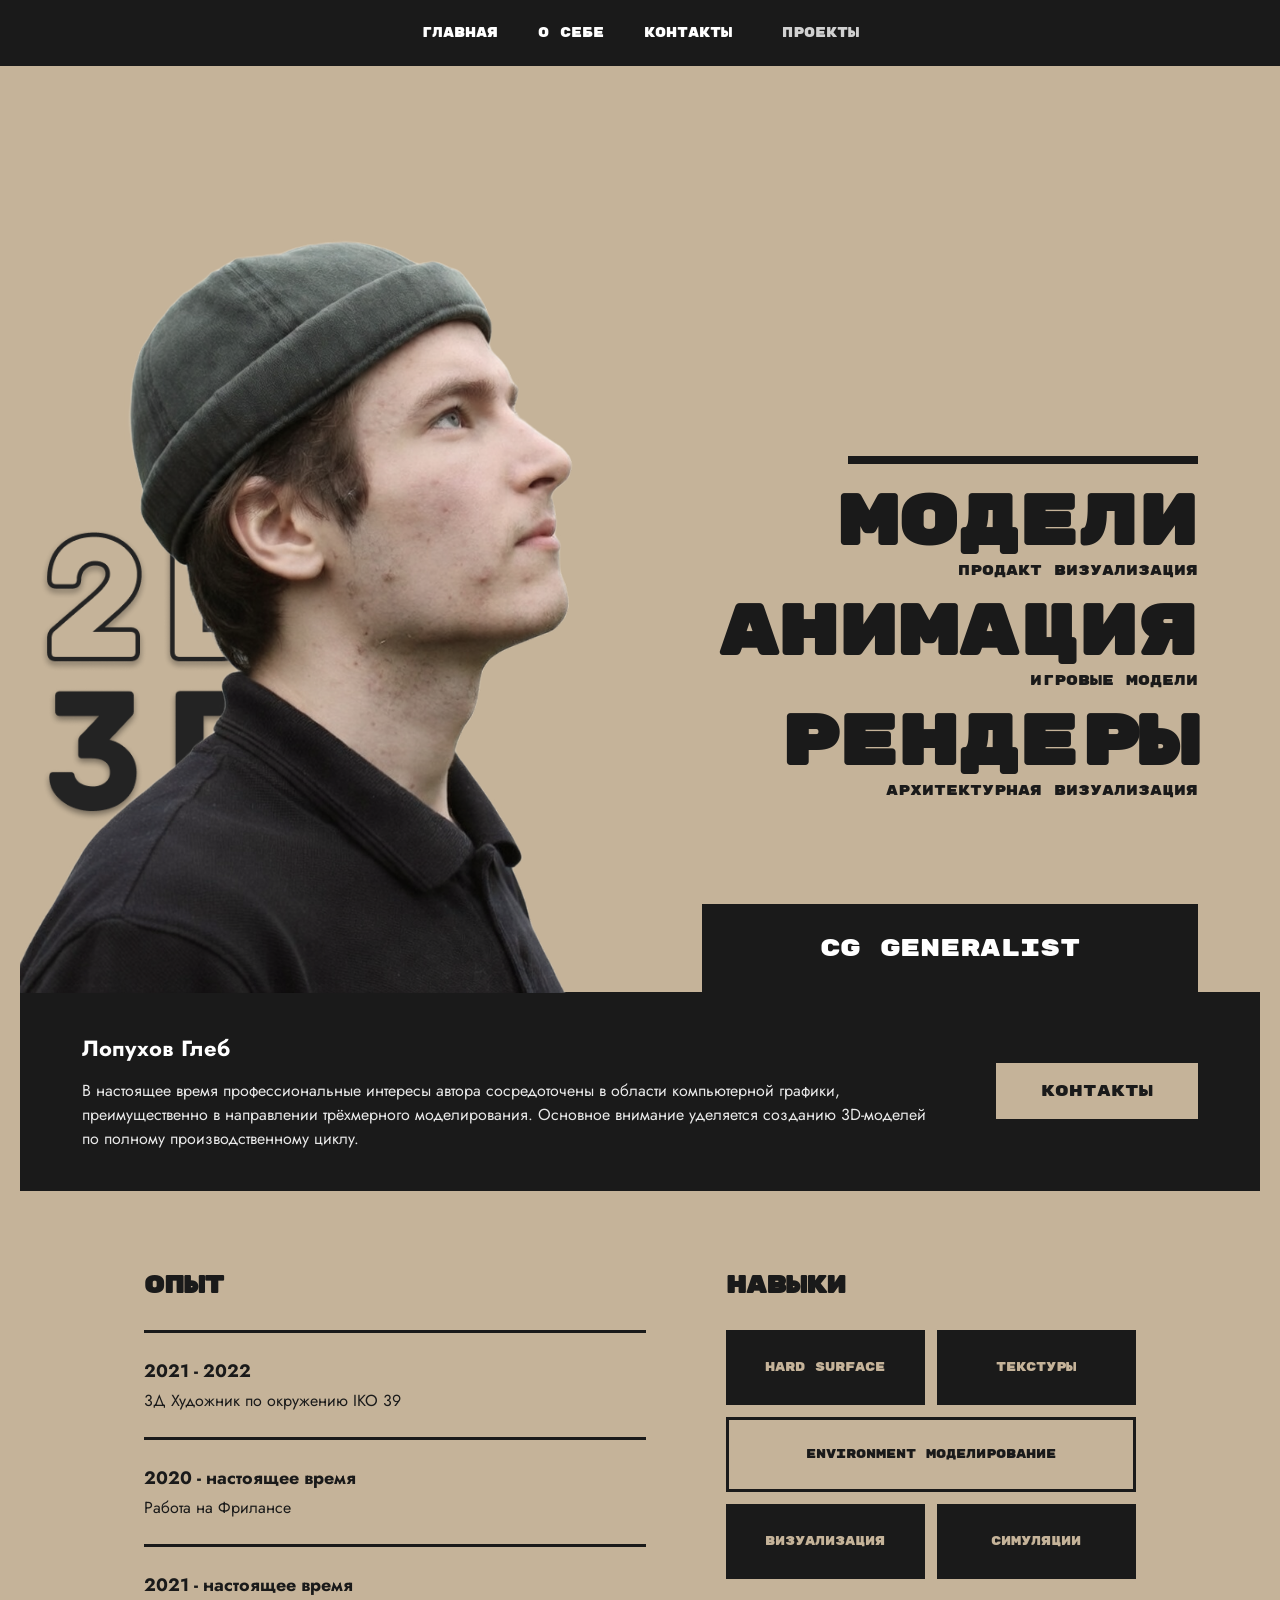
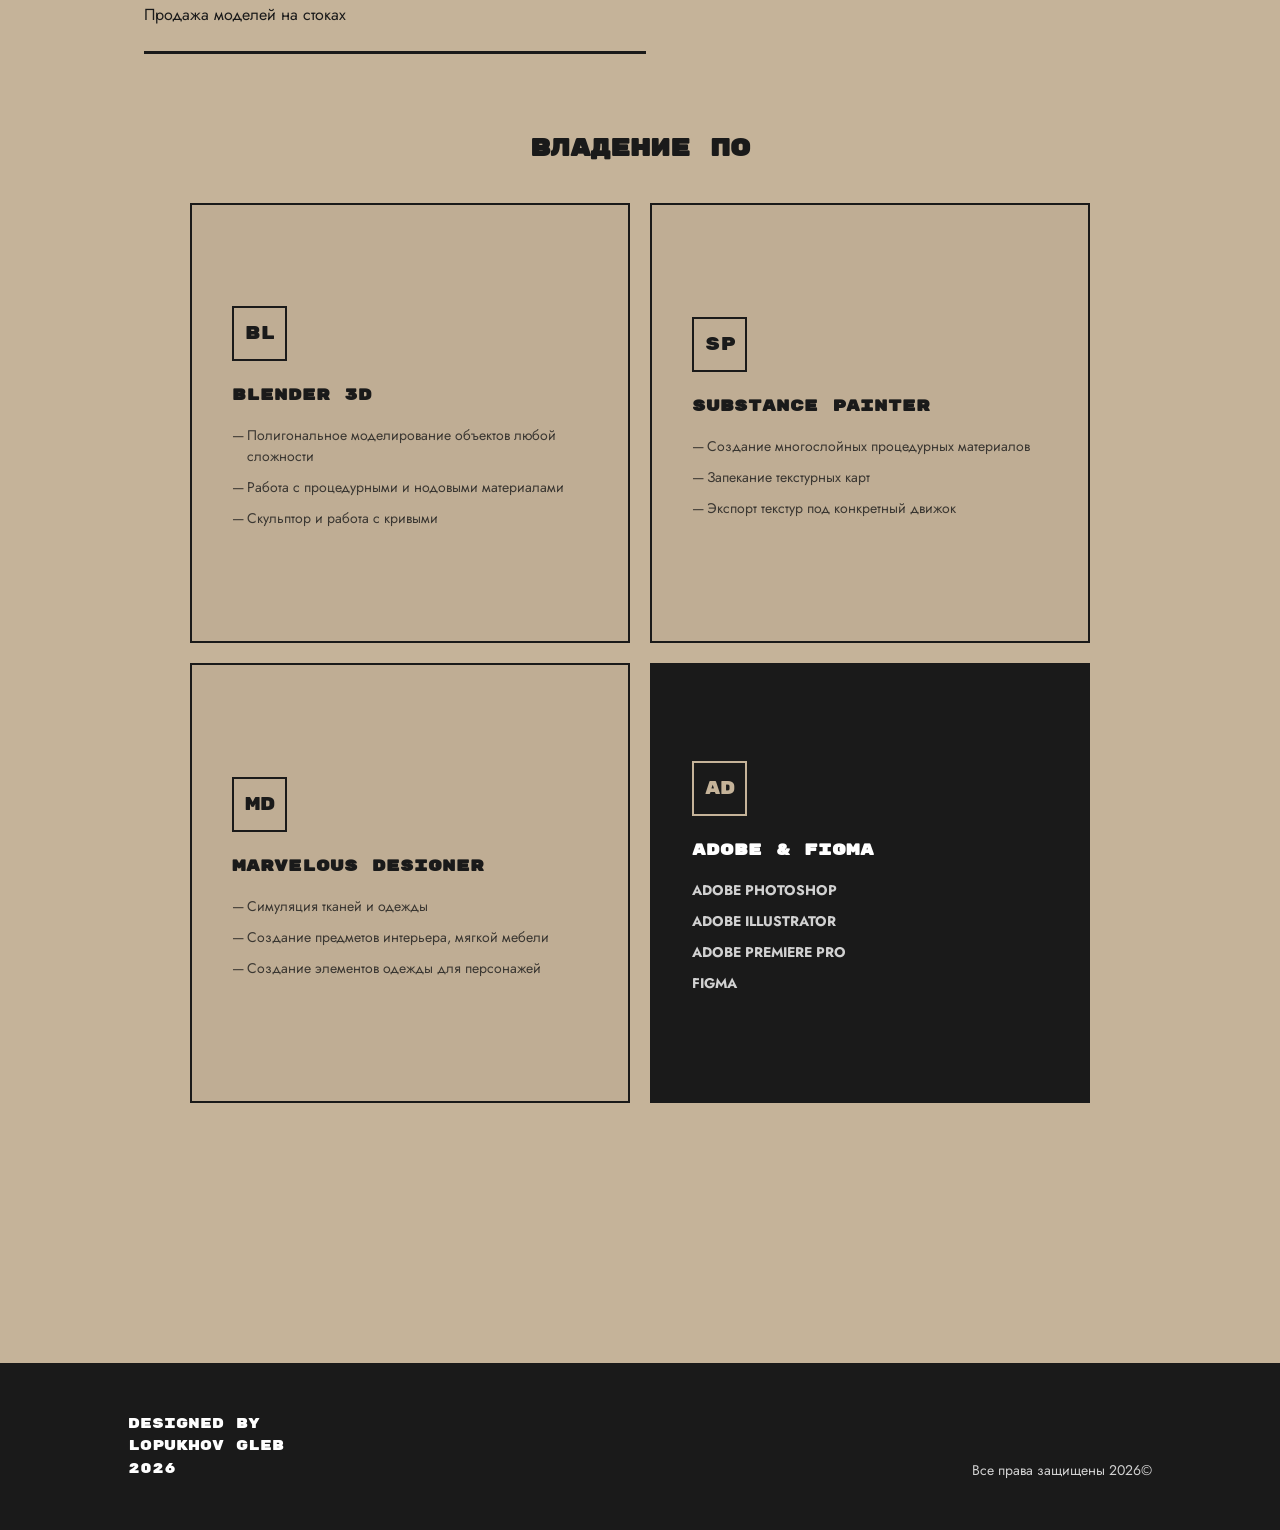
<file: About.html>
<!DOCTYPE html>
<html lang="ru">
<head>
    <meta charset="UTF-8">
    <meta name="viewport" content="width=device-width, initial-scale=1.0">
    <title>Lopukhov Gleb | О себе</title>
    <link href="https://fonts.googleapis.com/css2?family=Jost:wght@300;400;700&family=Rubik+Mono+One&display=swap" rel="stylesheet">
    <link rel="stylesheet" href="style2.css">
    <link rel="stylesheet" href="style.css">
</head>
<body>

    <button id="backToTop" title="Наверх">↑</button>

    <header>
        <nav>
            <a href="index.html">ГЛАВНАЯ</a>
            <a href="About.html" class="active">О СЕБЕ</a>
            <a href="Contact.html">КОНТАКТЫ</a>
            <div class="projects-nav">
                <a href="Projects.html">ПРОЕКТЫ</a>
            </div>
        </nav>
    </header>

    <main class="home-main">
        <section class="hero-section">
            <div class="hero-container">
                <div class="hero-visual">
                    <img src="3d.png" alt="3D" class="bg-3d">
                    <img src="1.png" alt="Gleb" class="main-photo">
                </div>

                <div class="hero-text-block">
                    <div class="top-accent-line"></div>
                    <div class="massive-titles">
                        <div class="title-group">
                            <h2>МОДЕЛИ</h2>
                            <p>ПРОДАКТ ВИЗУАЛИЗАЦИЯ</p>
                        </div>
                        <div class="title-group">
                            <h2>АНИМАЦИЯ</h2>
                            <p>ИГРОВЫЕ МОДЕЛИ</p>
                        </div>
                        <div class="title-group">
                            <h2>РЕНДЕРЫ</h2>
                            <p>АРХИТЕКТУРНАЯ ВИЗУАЛИЗАЦИЯ</p>
                        </div>
                    </div>
                    <div class="cg-badge">CG GENERALIST</div>
                </div>
            </div>
        </section>

        <section class="bio-strip">
            <div class="bio-content">
                <div class="bio-left">
                    <h3>Лопухов Глеб</h3>
                    <p>В настоящее время профессиональные интересы автора сосредоточены в области компьютерной графики, преимущественно в направлении трёхмерного моделирования. Основное внимание уделяется созданию 3D-моделей по полному производственному циклу.</p>
                </div>
                <a href="Contact.html" class="contacts-link-btn">КОНТАКТЫ</a>
            </div>
        </section>

        <section class="details-section">
            <div class="details-grid">
                <div class="details-col">
                    <h2 class="rubik-h2" style="text-align: left; margin-bottom: 30px;">ОПЫТ</h2>
                    <div class="experience-list">
                        <div class="exp-row">
                            <strong>2021 - 2022</strong>
                            <p>3Д Художник по окружению IKO 39</p>
                        </div>
                        <div class="exp-row">
                            <strong>2020 - настоящее время</strong>
                            <p>Работа на Фрилансе</p>
                        </div>
                        <div class="exp-row">
                            <strong>2021 - настоящее время</strong>
                            <p>Продажа моделей на стоках</p>
                        </div>
                    </div>
                </div>

                <div class="details-col">
                    <h2 class="rubik-h2" style="text-align: left; margin-bottom: 30px;">НАВЫКИ</h2>
                    <div class="skills-block">
                        <div class="skill-item dark">HARD SURFACE</div>
                        <div class="skill-item dark">ТЕКСТУРЫ</div>
                        <div class="skill-item light wide">ENVIRONMENT МОДЕЛИРОВАНИЕ</div>
                        <div class="skill-item dark">ВИЗУАЛИЗАЦИЯ</div>
                        <div class="skill-item dark">СИМУЛЯЦИИ</div>
                    </div>
                </div>
            </div>

            <h2 class="rubik-h2">ВЛАДЕНИЕ ПО</h2>

            <div class="software-interactive-grid">
                <div class="sw-card-modern">
                    <div class="sw-icon-box">BL</div>
                    <h4>BLENDER 3D</h4>
                    <ul>
                        <li>Полигональное моделирование объектов любой сложности</li>
                        <li>Работа с процедурными и нодовыми материалами</li>
                        <li>Скульптор и работа с кривыми</li>
                    </ul>
                </div>

                <div class="sw-card-modern">
                    <div class="sw-icon-box">SP</div>
                    <h4>SUBSTANCE PAINTER</h4>
                    <ul>
                        <li>Создание многослойных процедурных материалов</li>
                        <li>Запекание текстурных карт</li>
                        <li>Экспорт текстур под конкретный движок</li>
                    </ul>
                </div>

                <div class="sw-card-modern">
                    <div class="sw-icon-box">MD</div>
                    <h4>MARVELOUS DESIGNER</h4>
                    <ul>
                        <li>Симуляция тканей и одежды</li>
                        <li>Создание предметов интерьера, мягкой мебели</li>
                        <li>Создание элементов одежды для персонажей</li>
                    </ul>
                </div>

                <div class="sw-card-modern sw-dark-card">
                    <div class="sw-icon-box">AD</div>
                    <h4>ADOBE & FIGMA</h4>
                    <ul class="sw-simple-list-style">
                        <li>ADOBE PHOTOSHOP</li>
                        <li>ADOBE ILLUSTRATOR</li>
                        <li>ADOBE PREMIERE PRO</li>
                        <li>FIGMA</li>
                    </ul>
                </div>
            </div>
        </section>
    </main>

    <footer class="site-footer">
        <div class="footer-wrapper">
            <div class="footer-left">DESIGNED BY<br>LOPUKHOV GLEB<br>2026</div>
            <div class="footer-right">Все права защищены 2026©</div>
        </div>
    </footer>

    <script>
        const btt = document.getElementById("backToTop");
        window.onscroll = () => btt.style.display = window.scrollY > 400 ? "block" : "none";
        btt.onclick = () => window.scrollTo({top: 0, behavior: 'smooth'});
    </script>
</body>
</html>
</file>
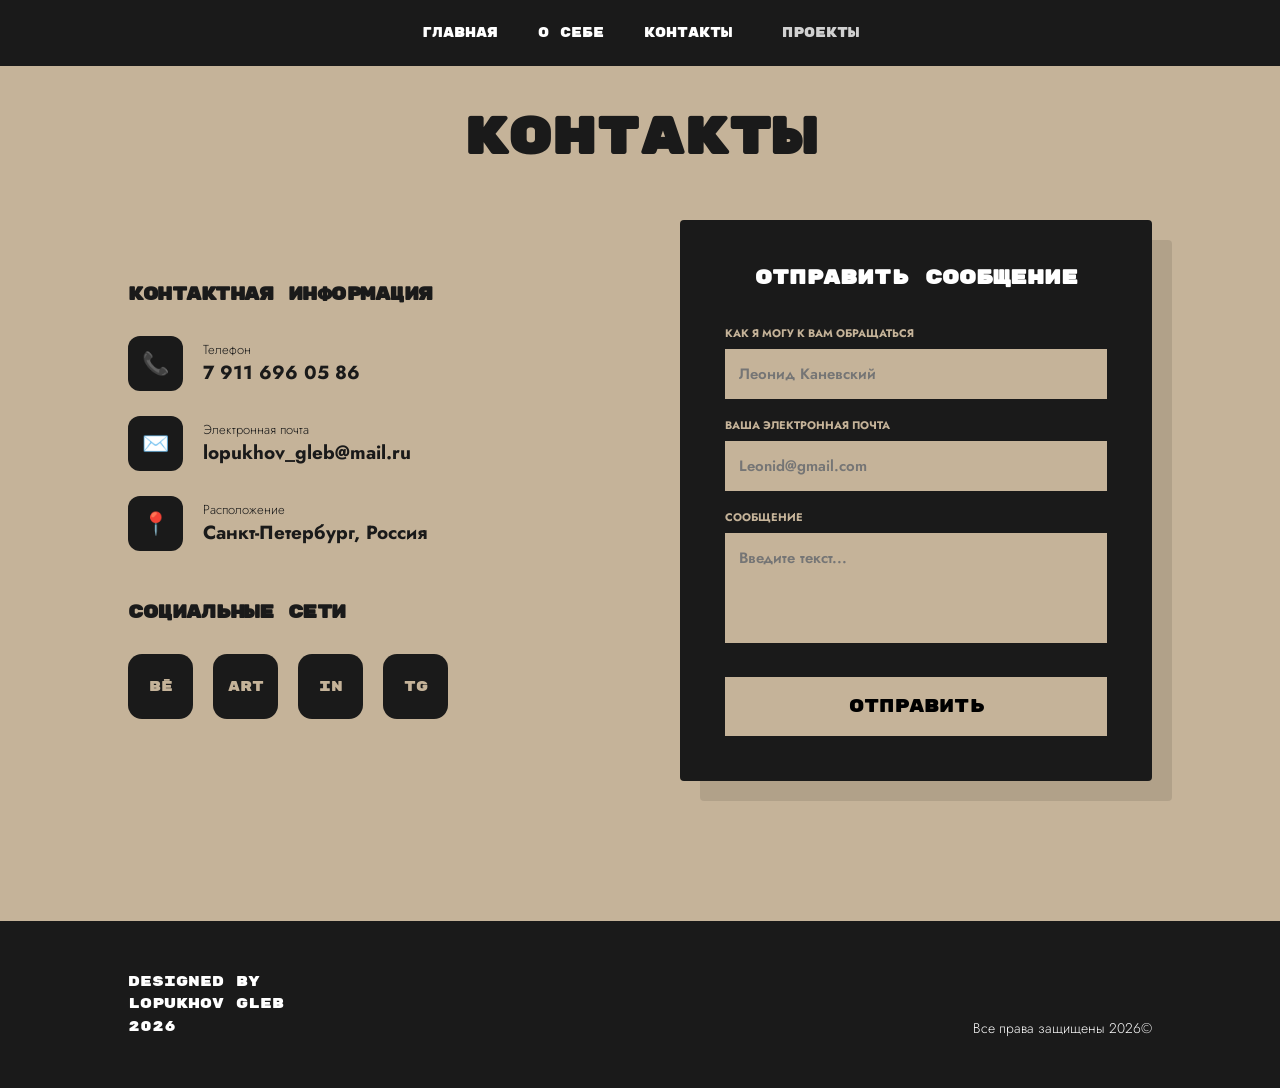
<file: Contact.html>
<!DOCTYPE html>
<html lang="ru">
<head>
    <meta charset="UTF-8">
    <meta name="viewport" content="width=device-width, initial-scale=1.0">
    <title>Lopukhov Gleb | Contacts</title>
    <link href="https://fonts.googleapis.com/css2?family=Jost:wght@300;400;700&family=Rubik+Mono+One&display=swap" rel="stylesheet">
    <link rel="stylesheet" href="style.css">
</head>
<body>

    <header>
        <nav>
            <a href="index.html">ГЛАВНАЯ</a>
            <a href="About.html" class="active">О СЕБЕ</a>
            <a href="Contact.html">КОНТАКТЫ</a>
            <div class="projects-nav">
                <a href="Projects.html">ПРОЕКТЫ</a>
            </div>
        </nav>
    </header>

    <main>
        <h1 class="main-title">КОНТАКТЫ</h1>

        <div class="grid-container">
            <section class="info-side">
                <h2 class="section-title">КОНТАКТНАЯ ИНФОРМАЦИЯ</h2>
                
                <div class="contact-list">
                    <div class="contact-item">
                        <div class="icon-box">📞</div>
                        <div class="text">
                            <span>Телефон</span>
                            <strong>7 911 696 05 86</strong>
                        </div>
                    </div>
                    <div class="contact-item">
                        <div class="icon-box">✉️</div>
                        <div class="text">
                            <span>Электронная почта</span>
                            <strong>lopukhov_gleb@mail.ru</strong>
                        </div>
                    </div>
                    <div class="contact-item">
                        <div class="icon-box">📍</div>
                        <div class="text">
                            <span>Расположение</span>
                            <strong>Санкт-Петербург, Россия</strong>
                        </div>
                    </div>
                </div>

                <h2 class="section-title">СОЦИАЛЬНЫЕ СЕТИ</h2>
                <div class="social-grid">
                    <a href="#" class="social-item"><span>Bē</span></a>
                    <a href="#" class="social-item"><span>Art</span></a>
                    <a href="#" class="social-item"><span>In</span></a>
                    <a href="#" class="social-item"><span>TG</span></a>
                </div>
            </section>

            <section class="form-side">
                <div class="form-card">
                    <h3 class="form-title">ОТПРАВИТЬ СООБЩЕНИЕ</h3>
                    <form id="contact-form">
                        <div class="input-group">
                            <label>Как я могу к вам обращаться</label>
                            <input type="text" id="name" placeholder="Леонид Каневский" required>
                        </div>
                        <div class="input-group">
                            <label>Ваша электронная почта</label>
                            <input type="email" id="email" placeholder="Leonid@gmail.com" required>
                        </div>
                        <div class="input-group">
                            <label>Сообщение</label>
                            <textarea id="message" placeholder="Введите текст..." required></textarea>
                        </div>
                        
                        <div id="form-status" class="form-status"></div>

                        <button type="submit" id="submit-btn" class="submit-btn">ОТПРАВИТЬ</button>
                    </form>
                </div>
            </section>
        </div>
    </main>

    <footer class="site-footer">
        <div class="footer-content">
            <div class="brand-info">
                DESIGNED BY<br>
                LOPUKHOV GLEB<br>
                2026
            </div>
            <div class="copyright">
                Все права защищены 2026©
            </div>
        </div>
    </footer>
    <script src="script4.js"></script>

</body>
</html>
</file>
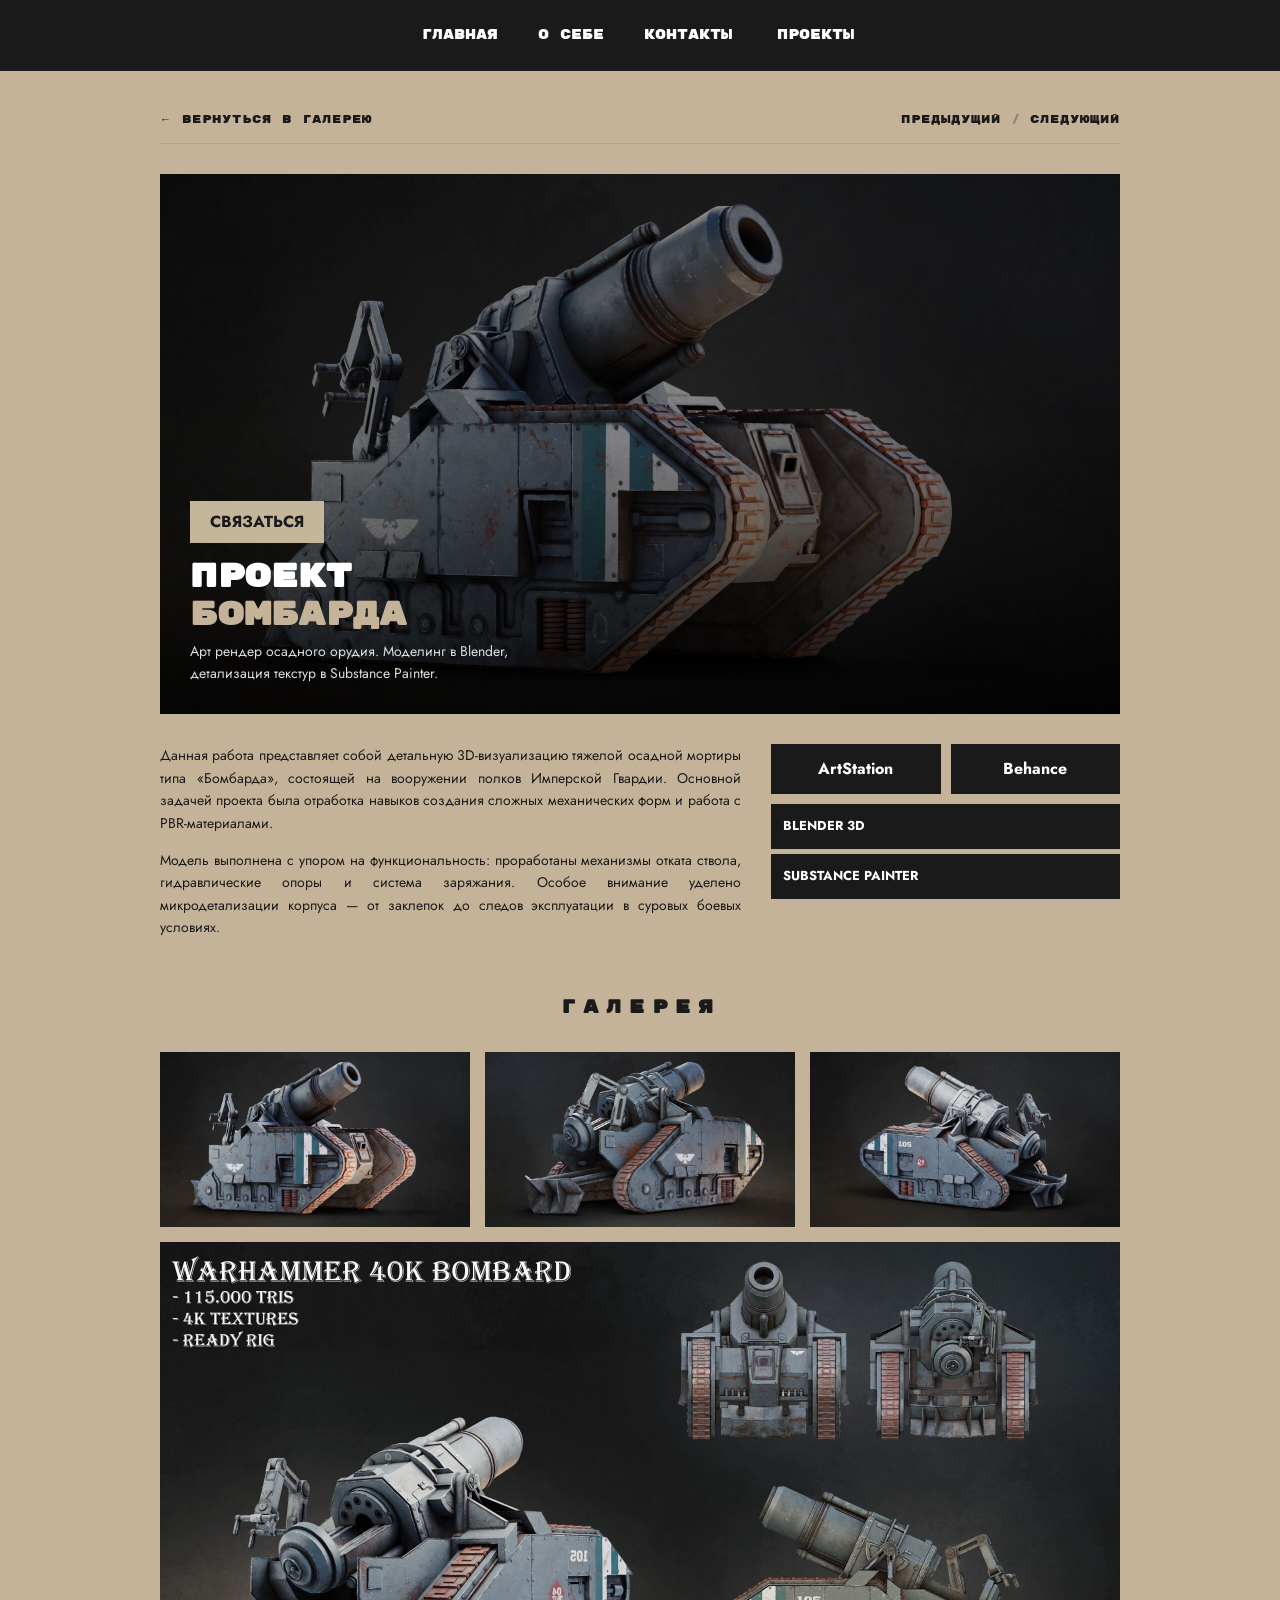
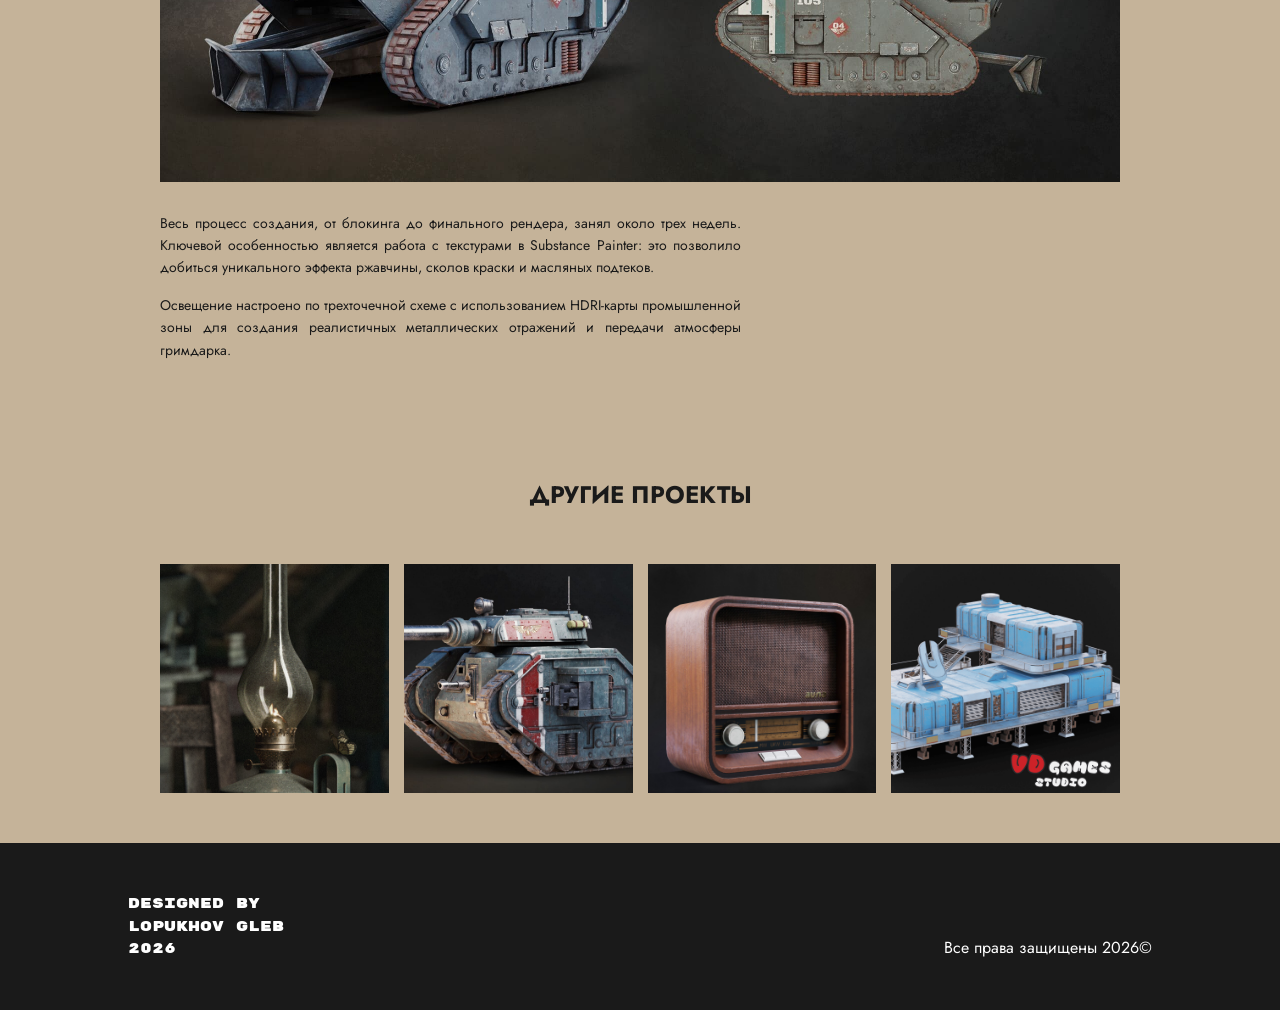
<file: Project.html>
<!DOCTYPE html>
<html lang="ru">
<head>
    <meta charset="UTF-8">
    <meta name="viewport" content="width=device-width, initial-scale=1.0">
    <title>Gleb Lopukhov - Warhammer 40k Bombard</title>
    <link rel="preconnect" href="https://fonts.googleapis.com">
    <link rel="preconnect" href="https://fonts.gstatic.com" crossorigin>
    <link href="https://fonts.googleapis.com/css2?family=Jost:wght@300;400;700&family=Rubik+Mono+One&display=swap" rel="stylesheet">
    <link rel="stylesheet" href="style3.css">
</head>
<body>

    <header>
        <nav>
            <a href="index.html">ГЛАВНАЯ</a>
            <a href="About.html">О СЕБЕ</a>
            <a href="Contact.html">КОНТАКТЫ</a>
            <div class="projects-nav">
                <a href="Projects.html">ПРОЕКТЫ</a>
            </div>
        </nav>
    </header>

    <main class="container">
        <nav class="project-pagination">
            <a href="Projects.html" class="back-to-gallery">← ВЕРНУТЬСЯ В ГАЛЕРЕЮ</a>
            <div class="nav-arrows">
                <a href="Project5.html" class="nav-link">ПРЕДЫДУЩИЙ</a>
                <span class="nav-divider">/</span>
                <a href="Project2.html" class="nav-link">СЛЕДУЮЩИЙ</a>
            </div>
        </nav>
        <section class="hero">
            <div class="hero-overlay"></div>
            <img src="gleb-lopukhov-bombard-06-22.jpg" alt="Main Project" class="hero-img">
            <div class="hero-content">
                <a href="Contact.html" class="btn-contact">СВЯЗАТЬСЯ</a>
                <div class="hero-text-wrap">
                    <h1>ПРОЕКТ <br><span>БОМБАРДА</span></h1>
                    <p>Арт рендер осадного орудия. Моделинг в Blender, <br> детализация текстур в Substance Painter.</p>
                </div>
            </div>
        </section>

        <section class="info-grid">
            <div class="description">
                <p>Данная работа представляет собой детальную 3D-визуализацию тяжелой осадной мортиры типа «Бомбарда», состоящей на вооружении полков Имперской Гвардии. Основной задачей проекта была отработка навыков создания сложных механических форм и работа с PBR-материалами.</p>
                <p>Модель выполнена с упором на функциональность: проработаны механизмы отката ствола, гидравлические опоры и система заряжания. Особое внимание уделено микродетализации корпуса — от заклепок до следов эксплуатации в суровых боевых условиях.</p>
            </div>
            <div class="links-box">
                <div class="social-icons">
                    <a href="https://www.artstation.com/artwork/nYqgzK" target="_blank" class="icon">ArtStation</a>
                    <a href="#" class="icon">Behance</a>
                </div>
                <div class="software-tags">
                    <div class="tag">BLENDER 3D</div>
                    <div class="tag">SUBSTANCE PAINTER</div>
                </div>
            </div>
        </section>

        <h2 class="section-title">ГАЛЕРЕЯ</h2>

        <section class="gallery-main">
            <div class="gallery-top">
                <img src="gleb-lopukhov-bombard-06-22.jpg" alt="View 1">
                <img src="gleb-lopukhov-bombard7.jpg" alt="View 2">
                <img src="gleb-lopukhov-bombard-06-22-2 (1).jpg" alt="View 3">
            </div>
            <div class="gallery-wide">
                <img src="gleb-lopukhov-bombard9.jpg" alt="Technical Specs">
            </div>
        </section>

        <section class="info-grid second-info">
            <div class="description">
                <p>Весь процесс создания, от блокинга до финального рендера, занял около трех недель. Ключевой особенностью является работа с текстурами в Substance Painter: это позволило добиться уникального эффекта ржавчины, сколов краски и масляных подтеков.</p>
                <p>Освещение настроено по трехточечной схеме с использованием HDRI-карты промышленной зоны для создания реалистичных металлических отражений и передачи атмосферы гримдарка.</p>
            </div>
        </section>

        <section class="portfolio-section" style="margin-top: 100px;">
            <h2 class="rubik-h2" style="text-align: center; margin-bottom: 50px;">ДРУГИЕ ПРОЕКТЫ</h2>
            <div class="portfolio-grid">
                <a href="Project.html" class="grid-item">
                    <img src="2.jpg" alt="Проект 1">
                    <div class="item-meta">
                        <h3>Керасиновая лампа</h3>
                        <p>Visualisation</p>
                    </div>
                </a>
                <a href="Project.html" class="grid-item">
                    <img src="gleb-lopukhov-1.jpg" alt="Проект 3">
                    <div class="item-meta">
                        <h3>Танк Концепт</h3>
                        <p>Hard Surface</p>
                    </div>
                </a>
                <a href="Project.html" class="grid-item">
                    <img src="gleb-lopukhov-pre (1).jpg" alt="Проект 4">
                    <div class="item-meta">
                        <h3>Игровой Ассет</h3>
                        <p>Prop Design</p>
                    </div>
                </a>
                <a href="Project.html" class="grid-item">
                    <img src="image 35.png" alt="Проект 5">
                    <div class="item-meta">
                        <h3>Стилизация</h3>
                        <p>Character Art</p>
                    </div>
                </a>
            </div>
        </section>
    </main>

    <button id="backToTop" title="Наверх">↑</button>

    <footer class="site-footer">
        <div class="footer-wrapper">
            <div class="footer-left">DESIGNED BY<br>LOPUKHOV GLEB<br>2026</div>
            <div class="footer-right">Все права защищены 2026©</div>
        </div>
    </footer>

    <script>
        // Скрипт для кнопки "Наверх"
        const btt = document.getElementById("backToTop");
        window.onscroll = () => {
            if (window.scrollY > 400) {
                btt.style.display = "block";
            } else {
                btt.style.display = "none";
            }
        };
        btt.onclick = () => {
            window.scrollTo({top: 0, behavior: 'smooth'});
        };
    </script>
</body>
</body>
</html>
</file>
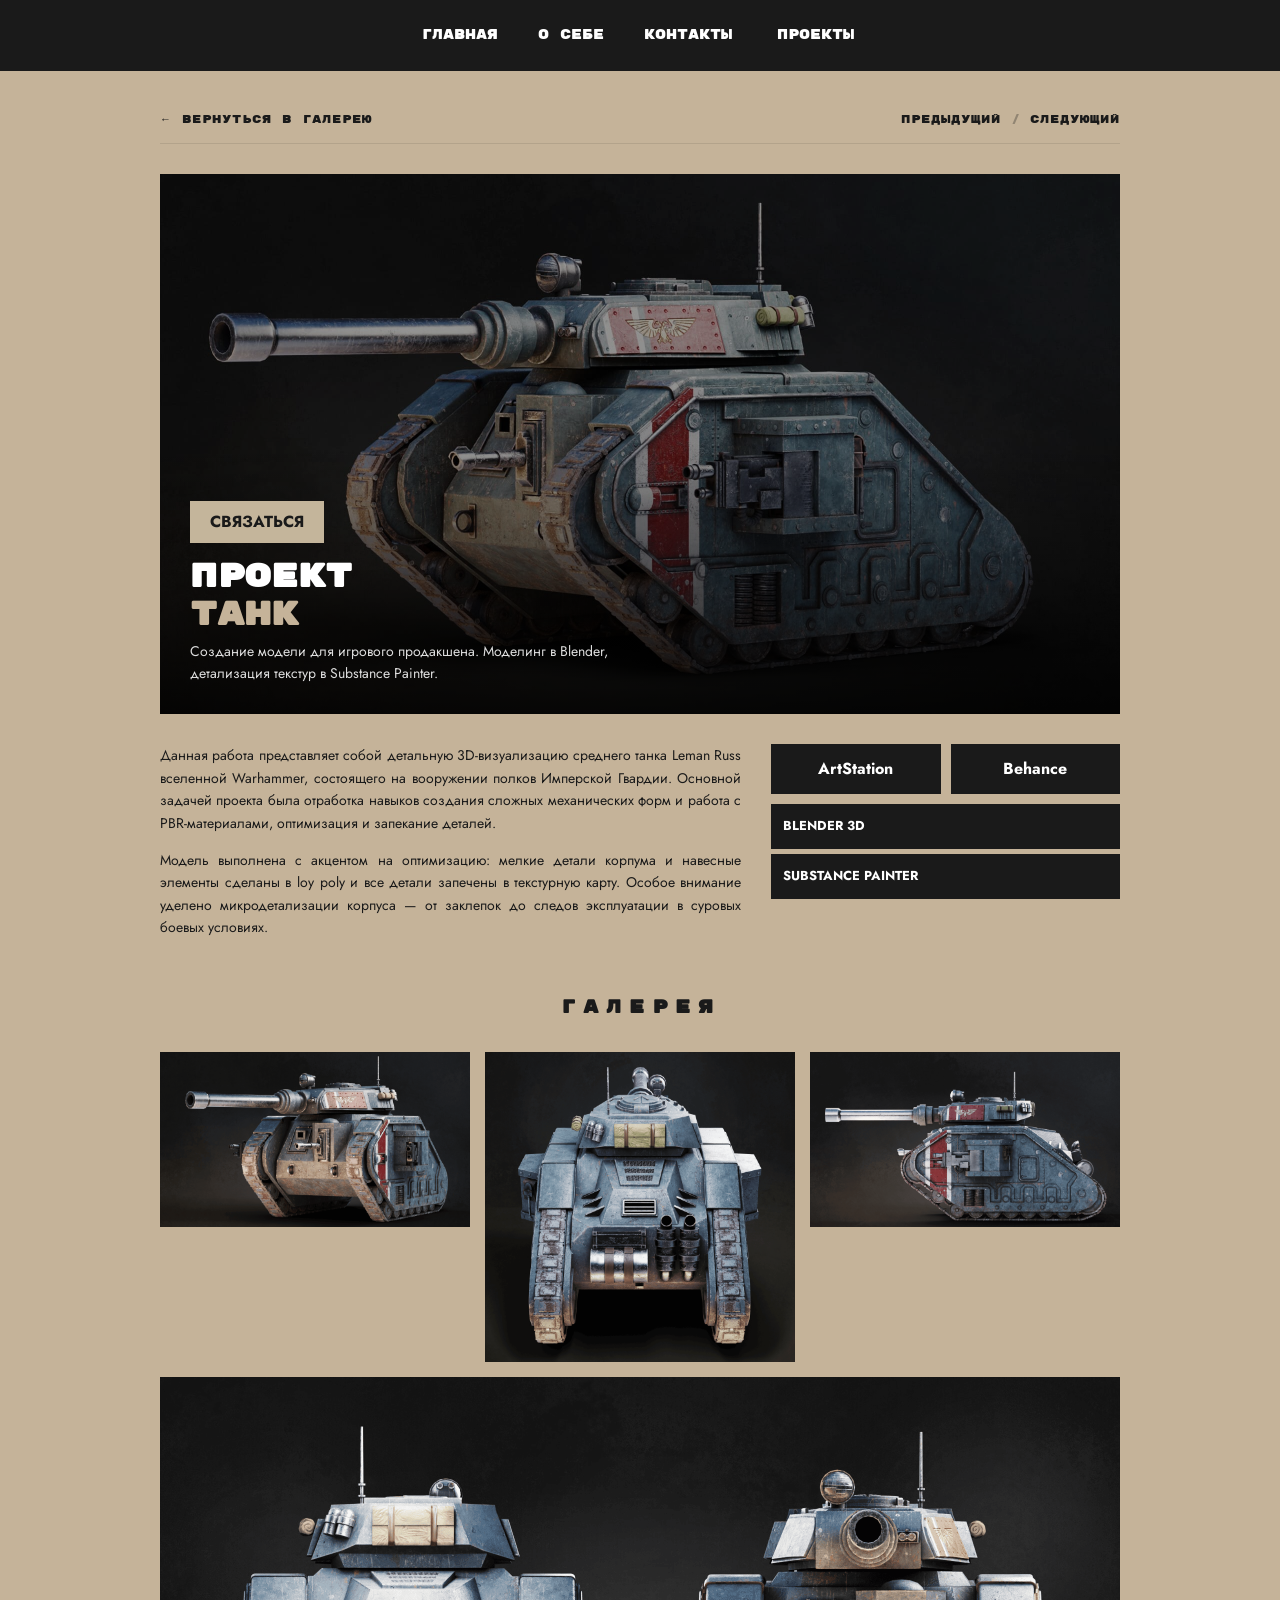
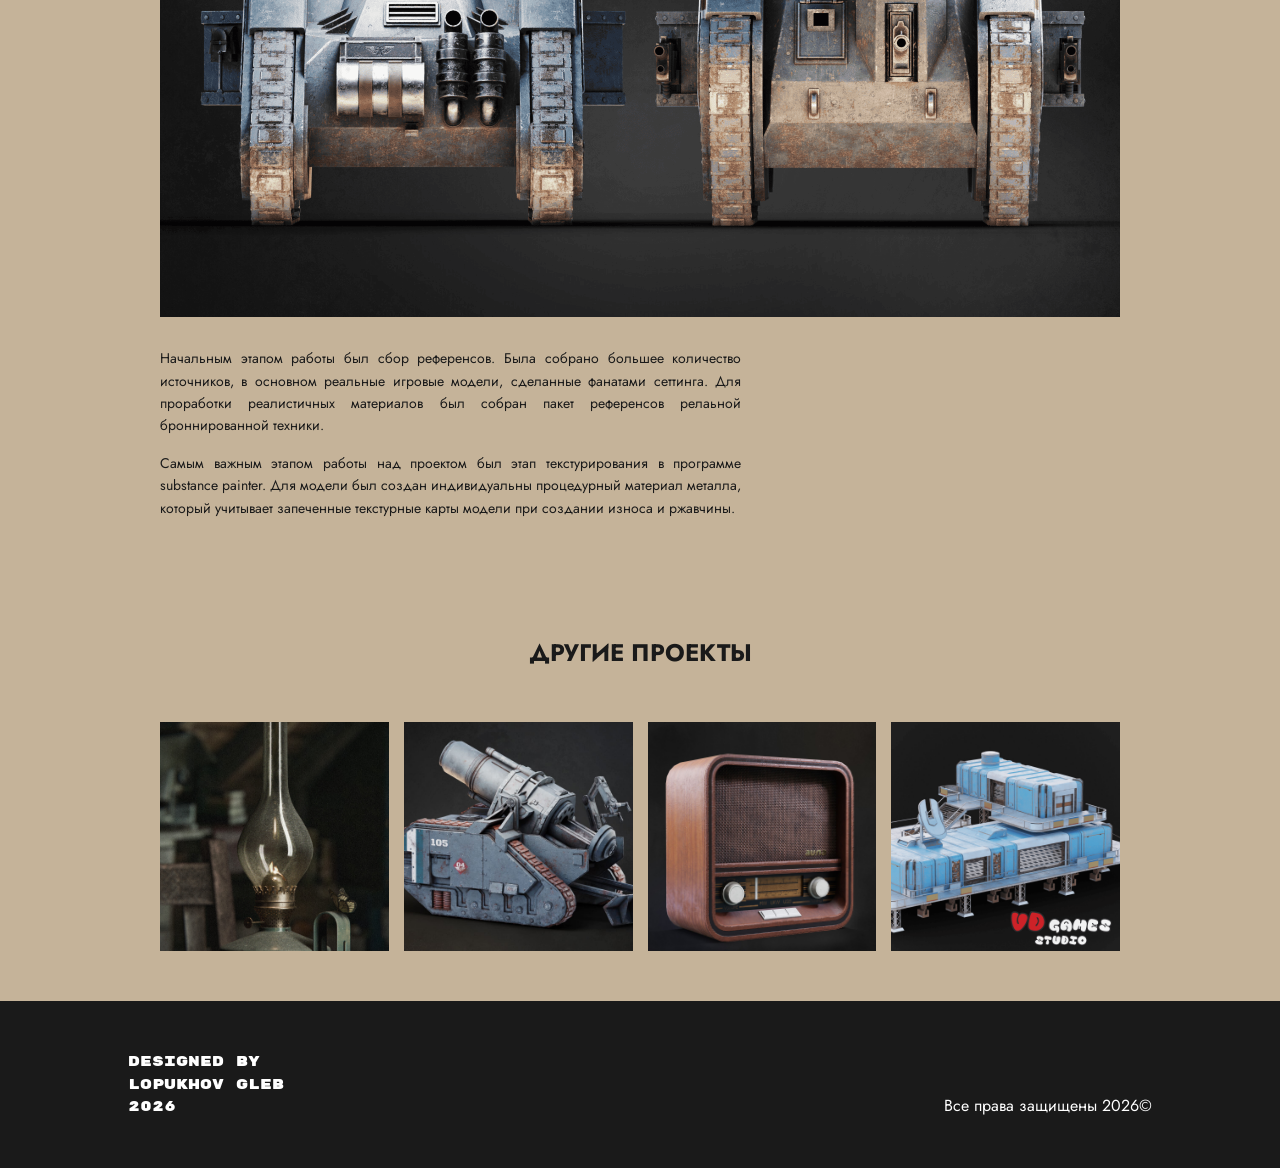
<file: Project2.html>
<!DOCTYPE html>
<html lang="ru">
<head>
    <meta charset="UTF-8">
    <meta name="viewport" content="width=device-width, initial-scale=1.0">
    <title>Gleb Lopukhov - Warhammer 40k Bombard</title>
    <link rel="preconnect" href="https://fonts.googleapis.com">
    <link rel="preconnect" href="https://fonts.gstatic.com" crossorigin>
    <link href="https://fonts.googleapis.com/css2?family=Jost:wght@300;400;700&family=Rubik+Mono+One&display=swap" rel="stylesheet">
    <link rel="stylesheet" href="style3.css">
</head>
<body>

    <header>
        <nav>
            <a href="index.html">ГЛАВНАЯ</a>
            <a href="About.html">О СЕБЕ</a>
            <a href="Contact.html">КОНТАКТЫ</a>
            <div class="projects-nav">
                <a href="Projects.html">ПРОЕКТЫ</a>
            </div>
        </nav>
    </header>

    <main class="container">
        <nav class="project-pagination">
            <a href="Projects.html" class="back-to-gallery">← ВЕРНУТЬСЯ В ГАЛЕРЕЮ</a>
            <div class="nav-arrows">
                <a href="Project.html" class="nav-link">ПРЕДЫДУЩИЙ</a>
                <span class="nav-divider">/</span>
                <a href="Project3.html" class="nav-link">СЛЕДУЮЩИЙ</a>
            </div>
        </nav>
        <section class="hero">
            <div class="hero-overlay"></div>
            <img src="gleb-lopukhov-1.jpg" alt="Main Project" class="hero-img">
            <div class="hero-content">
                <a href="Contact.html" class="btn-contact">СВЯЗАТЬСЯ</a>
                <div class="hero-text-wrap">
                    <h1>ПРОЕКТ <br><span>Танк</span></h1>
                    <p>Создание модели для игрового продакшена. Моделинг в Blender, <br> детализация текстур в Substance Painter.</p>
                </div>
            </div>
        </section>

        <section class="info-grid">
            <div class="description">
                <p>Данная работа представляет собой детальную 3D-визуализацию среднего танка Leman Russ вселенной Warhammer, состоящего на вооружении полков Имперской Гвардии. Основной задачей проекта была отработка навыков создания сложных механических форм и работа с PBR-материалами, оптимизация и запекание деталей.</p>
                <p>Модель выполнена с акцентом на оптимизацию: мелкие детали корпума и навесные элементы сделаны в loy poly и все детали запечены в текстурную карту. Особое внимание уделено микродетализации корпуса — от заклепок до следов эксплуатации в суровых боевых условиях.</p>
            </div>
            <div class="links-box">
                <div class="social-icons">
                    <a href="https://www.artstation.com/artwork/ArRvzN" target="_blank" class="icon">ArtStation</a>
                    <a href="#" class="icon">Behance</a>
                </div>
                <div class="software-tags">
                    <div class="tag">BLENDER 3D</div>
                    <div class="tag">SUBSTANCE PAINTER</div>
                </div>
            </div>
        </section>

        <h2 class="section-title">ГАЛЕРЕЯ</h2>

        <section class="gallery-main">
            <div class="gallery-top">
                <img src="image 26.png" alt="View 1">
                <img src="image 21.png" alt="View 2">
                <img src="image 22.png" alt="View 3">
            </div>
            <div class="gallery-wide">
                <img src="image 23.png" alt="Technical Specs">
            </div>
        </section>

        <section class="info-grid second-info">
            <div class="description">
                <p>Начальным этапом работы был сбор референсов. Была собрано большее количество источников, в основном реальные игровые модели, сделанные фанатами сеттинга. Для проработки реалистичных материалов был собран пакет референсов релаьной броннированной техники.</p>
                <p>Самым важным этапом работы над проектом был этап текстурирования в программе substance painter. Для модели был создан индивидуальны процедурный материал металла, который учитывает запеченные текстурные карты модели при создании износа и ржавчины.</p>
            </div>
        </section>

        <section class="portfolio-section" style="margin-top: 100px;">
            <h2 class="rubik-h2" style="text-align: center; margin-bottom: 50px;">ДРУГИЕ ПРОЕКТЫ</h2>
            <div class="portfolio-grid">
                <a href="Project.html" class="grid-item">
                    <img src="2.jpg" alt="Проект 1">
                    <div class="item-meta">
                        <h3>Керасиновая лампа</h3>
                        <p>Visualisation</p>
                    </div>
                </a>
                <a href="Project.html" class="grid-item">
                    <img src="gleb-lopukhov-bombard-06-22-2 (1).jpg" alt="Проект 3">
                    <div class="item-meta">
                        <h3>БОМБАРДА</h3>
                        <p>Hard Surface</p>
                    </div>
                </a>
                <a href="Project.html" class="grid-item">
                    <img src="gleb-lopukhov-pre (1).jpg" alt="Проект 4">
                    <div class="item-meta">
                        <h3>Игровой Ассет</h3>
                        <p>Prop Design</p>
                    </div>
                </a>
                <a href="Project.html" class="grid-item">
                    <img src="image 35.png" alt="Проект 5">
                    <div class="item-meta">
                        <h3>Стилизация</h3>
                        <p>Character Art</p>
                    </div>
                </a>
            </div>
        </section>
    </main>

    <button id="backToTop" title="Наверх">↑</button>

    <footer class="site-footer">
        <div class="footer-wrapper">
            <div class="footer-left">DESIGNED BY<br>LOPUKHOV GLEB<br>2026</div>
            <div class="footer-right">Все права защищены 2026©</div>
        </div>
    </footer>

    <script>
        // Скрипт для кнопки "Наверх"
        const btt = document.getElementById("backToTop");
        window.onscroll = () => {
            if (window.scrollY > 400) {
                btt.style.display = "block";
            } else {
                btt.style.display = "none";
            }
        };
        btt.onclick = () => {
            window.scrollTo({top: 0, behavior: 'smooth'});
        };
    </script>
</body>
</html>
</file>
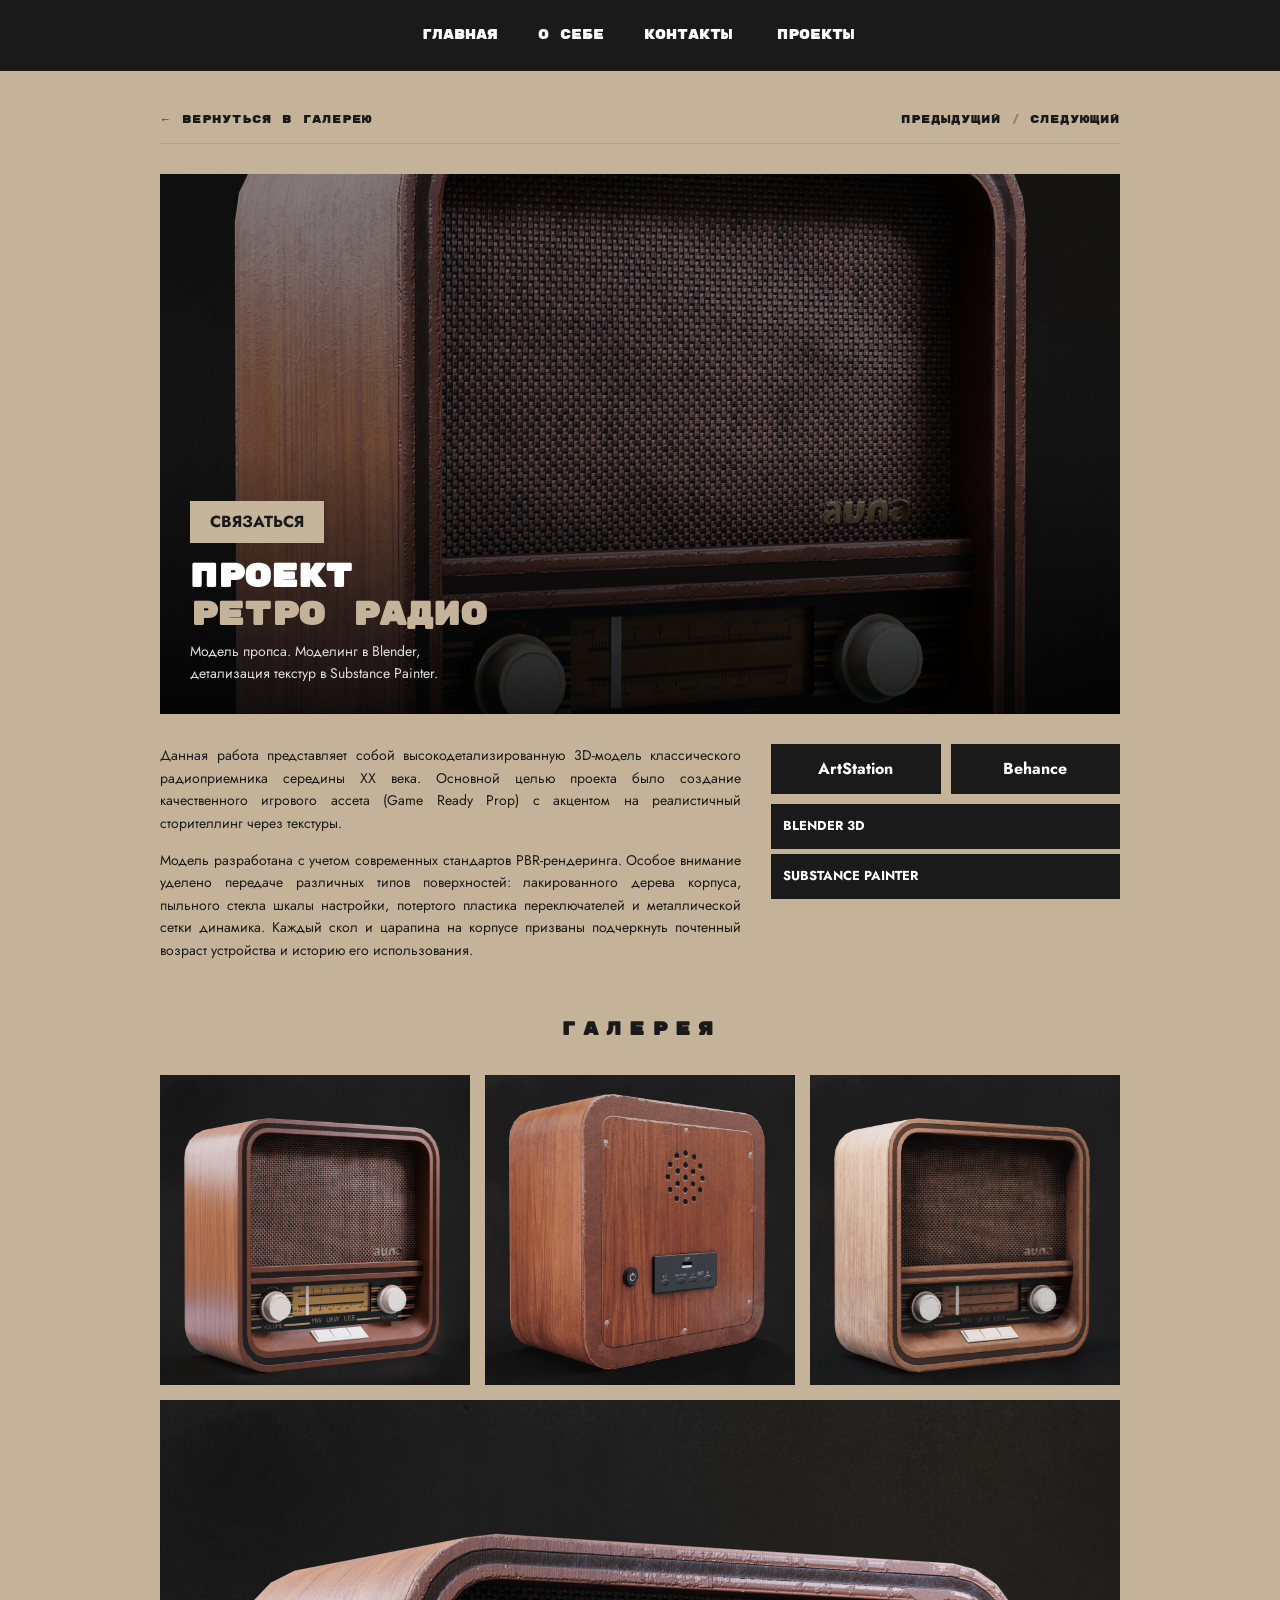
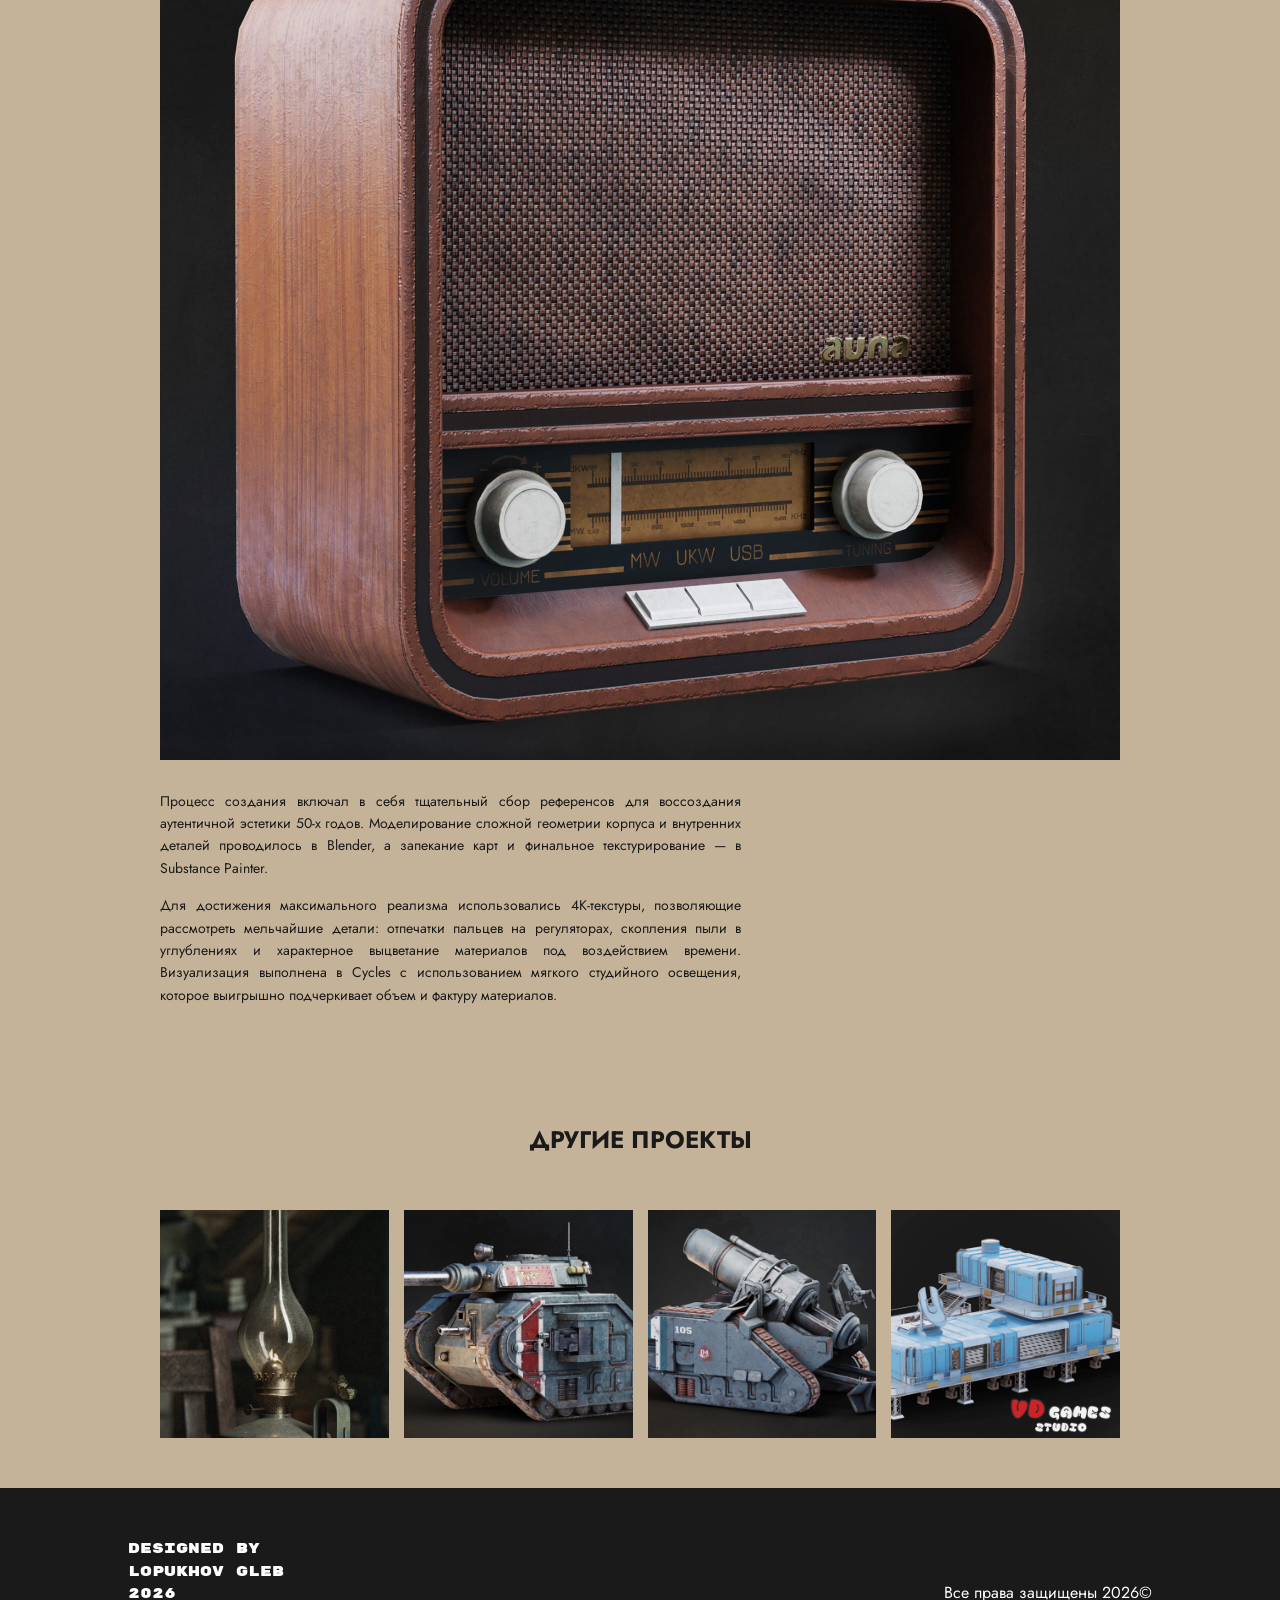
<file: Project3.html>
<!DOCTYPE html>
<html lang="ru">
<head>
    <meta charset="UTF-8">
    <meta name="viewport" content="width=device-width, initial-scale=1.0">
    <title>Gleb Lopukhov - Radio</title>
    <link rel="preconnect" href="https://fonts.googleapis.com">
    <link rel="preconnect" href="https://fonts.gstatic.com" crossorigin>
    <link href="https://fonts.googleapis.com/css2?family=Jost:wght@300;400;700&family=Rubik+Mono+One&display=swap" rel="stylesheet">
    <link rel="stylesheet" href="style3.css">
</head>
<body>

    <header>
        <nav>
            <a href="index.html">ГЛАВНАЯ</a>
            <a href="About.html">О СЕБЕ</a>
            <a href="Contact.html">КОНТАКТЫ</a>
            <div class="projects-nav">
                <a href="Projects.html">ПРОЕКТЫ</a>
            </div>
        </nav>
    </header>

    <main class="container">
        <nav class="project-pagination">
            <a href="Projects.html" class="back-to-gallery">← ВЕРНУТЬСЯ В ГАЛЕРЕЮ</a>
            <div class="nav-arrows">
                <a href="Project2.html" class="nav-link">ПРЕДЫДУЩИЙ</a>
                <span class="nav-divider">/</span>
                <a href="Project4.html" class="nav-link">СЛЕДУЮЩИЙ</a>
            </div>
        </nav>
        <section class="hero">
            <div class="hero-overlay"></div>
            <img src="gleb-lopukhov-pre (1).jpg" alt="Main Project" class="hero-img">
            <div class="hero-content">
                <a href="Contact.html" class="btn-contact">СВЯЗАТЬСЯ</a>
                <div class="hero-text-wrap">
                    <h1>ПРОЕКТ <br><span>Ретро радио</span></h1>
                    <p>Модель пропса. Моделинг в Blender, <br> детализация текстур в Substance Painter.</p>
                </div>
            </div>
        </section>

        <section class="info-grid">
            <div class="description">
                <p>Данная работа представляет собой высокодетализированную 3D-модель классического радиоприемника середины XX века. Основной целью проекта было создание качественного игрового ассета (Game Ready Prop) с акцентом на реалистичный сторителлинг через текстуры.</p>
                <p>Модель разработана с учетом современных стандартов PBR-рендеринга. Особое внимание уделено передаче различных типов поверхностей: лакированного дерева корпуса, пыльного стекла шкалы настройки, потертого пластика переключателей и металлической сетки динамика. Каждый скол и царапина на корпусе призваны подчеркнуть почтенный возраст устройства и историю его использования.</p>
            </div>
            <div class="links-box">
                <div class="social-icons">
                    <a href="https://www.artstation.com/artwork/lG5qA5" target="_blank" class="icon">ArtStation</a>
                    <a href="#" class="icon">Behance</a>
                </div>
                <div class="software-tags">
                    <div class="tag">BLENDER 3D</div>
                    <div class="tag">SUBSTANCE PAINTER</div>
                </div>
            </div>
        </section>

        <h2 class="section-title">ГАЛЕРЕЯ</h2>

        <section class="gallery-main">
            <div class="gallery-top">
                <img src="image 30.png" alt="View 1">
                <img src="image 29.png" alt="View 2">
                <img src="image 32.png" alt="View 3">
            </div>
            <div class="gallery-wide">
                <img src="gleb-lopukhov-pre (1).jpg" alt="Technical Specs">
            </div>
        </section>

        <section class="info-grid second-info">
            <div class="description">
                <p>Процесс создания включал в себя тщательный сбор референсов для воссоздания аутентичной эстетики 50-х годов. Моделирование сложной геометрии корпуса и внутренних деталей проводилось в Blender, а запекание карт и финальное текстурирование — в Substance Painter.</p>
                <p>Для достижения максимального реализма использовались 4K-текстуры, позволяющие рассмотреть мельчайшие детали: отпечатки пальцев на регуляторах, скопления пыли в углублениях и характерное выцветание материалов под воздействием времени. Визуализация выполнена в Cycles с использованием мягкого студийного освещения, которое выигрышно подчеркивает объем и фактуру материалов.</p>
            </div>
        </section>

        <section class="portfolio-section" style="margin-top: 100px;">
            <h2 class="rubik-h2" style="text-align: center; margin-bottom: 50px;">ДРУГИЕ ПРОЕКТЫ</h2>
            <div class="portfolio-grid">
                <a href="Project.html" class="grid-item">
                    <img src="2.jpg" alt="Проект 1">
                    <div class="item-meta">
                        <h3>Керасиновая лампа</h3>
                        <p>Visualisation</p>
                    </div>
                </a>
                <a href="Project.html" class="grid-item">
                    <img src="gleb-lopukhov-1.jpg" alt="Проект 3">
                    <div class="item-meta">
                        <h3>Sci-Fi Концепт</h3>
                        <p>Hard Surface</p>
                    </div>
                </a>
                <a href="Project.html" class="grid-item">
                    <img src="gleb-lopukhov-bombard-06-22-2 (1).jpg" alt="Проект 3">
                    <div class="item-meta">
                        <h3>БОМБАРДА</h3>
                        <p>Hard Surface</p>
                    </div>
                </a>
                <a href="Project.html" class="grid-item">
                    <img src="image 35.png" alt="Проект 5">
                    <div class="item-meta">
                        <h3>Стилизация</h3>
                        <p>Character Art</p>
                    </div>
                </a>
            </div>
        </section>
    </main>

    <button id="backToTop" title="Наверх">↑</button>

    <footer class="site-footer">
        <div class="footer-wrapper">
            <div class="footer-left">DESIGNED BY<br>LOPUKHOV GLEB<br>2026</div>
            <div class="footer-right">Все права защищены 2026©</div>
        </div>
    </footer>

    <script>
        // Скрипт для кнопки "Наверх"
        const btt = document.getElementById("backToTop");
        window.onscroll = () => {
            if (window.scrollY > 400) {
                btt.style.display = "block";
            } else {
                btt.style.display = "none";
            }
        };
        btt.onclick = () => {
            window.scrollTo({top: 0, behavior: 'smooth'});
        };
    </script>
</body>
</html>
</file>
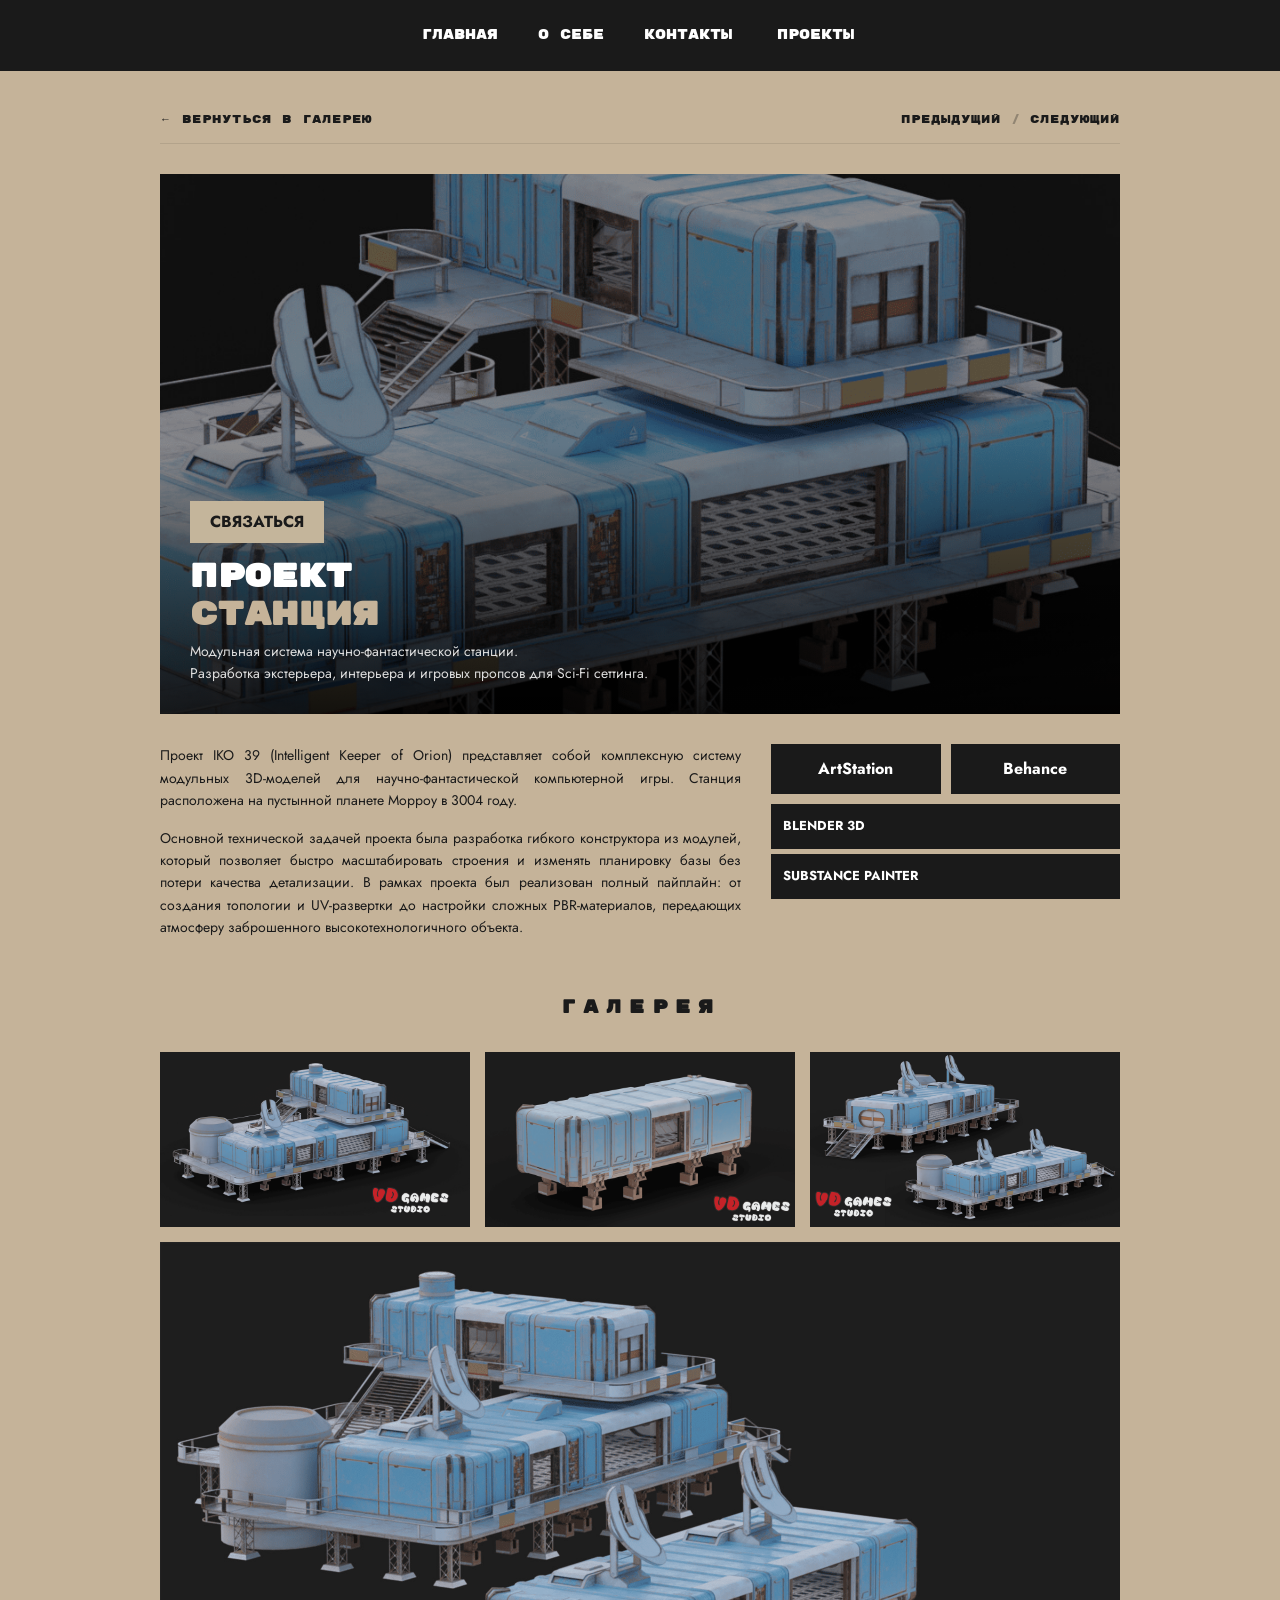
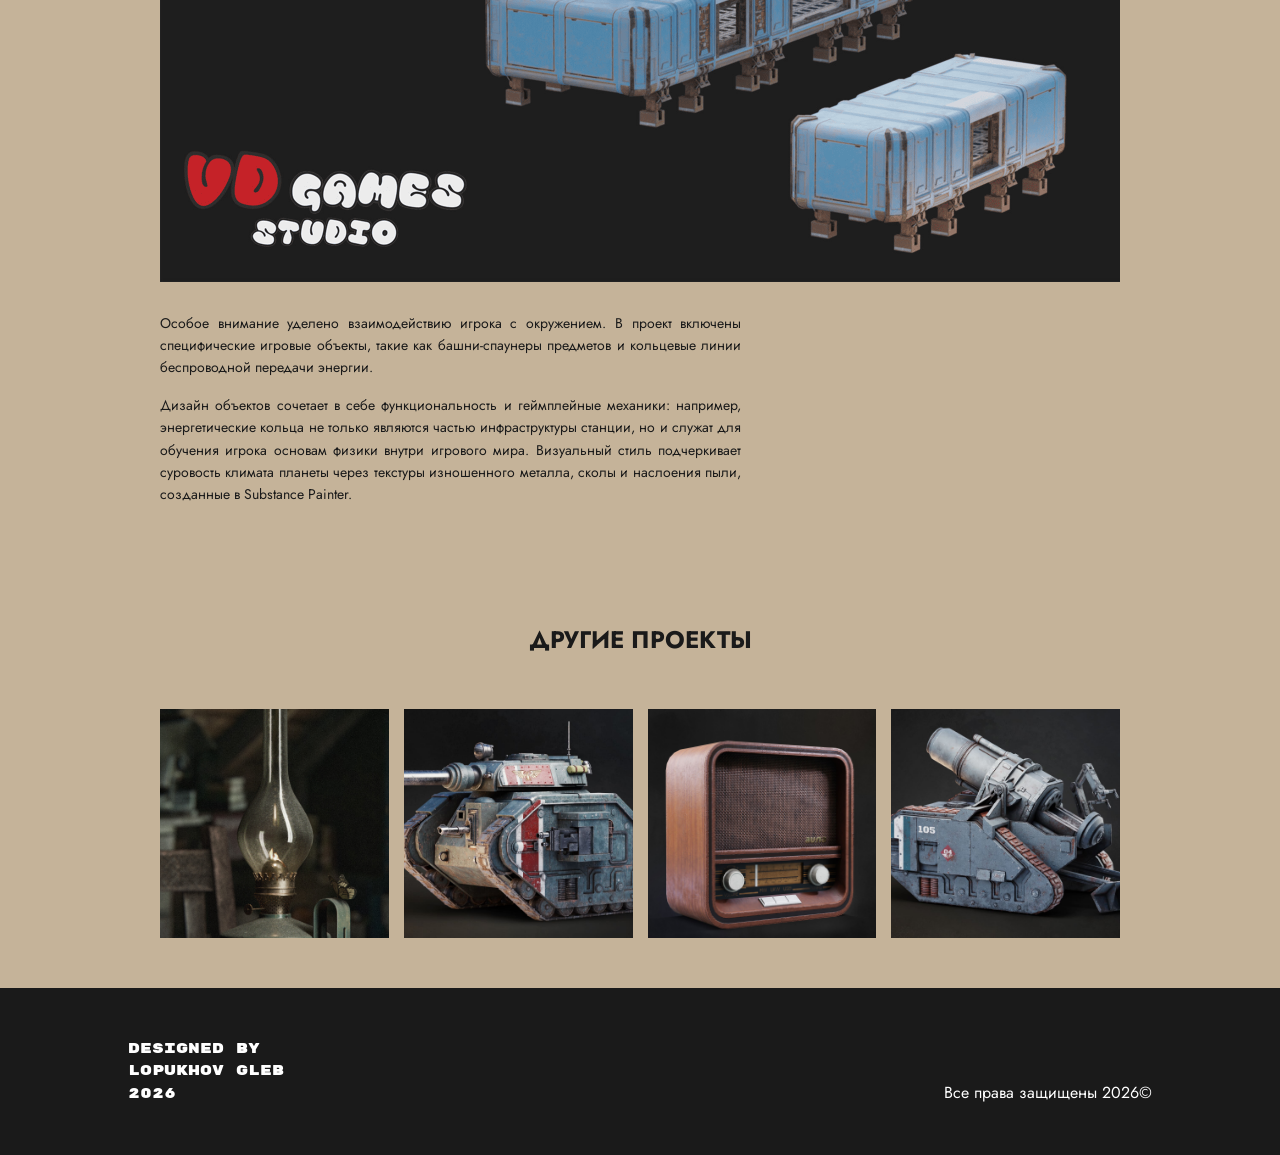
<file: Project4.html>
<!DOCTYPE html>
<html lang="ru">
<head>
    <meta charset="UTF-8">
    <meta name="viewport" content="width=device-width, initial-scale=1.0">
    <title>Gleb Lopukhov - Warhammer 40k Bombard</title>
    <link rel="preconnect" href="https://fonts.googleapis.com">
    <link rel="preconnect" href="https://fonts.gstatic.com" crossorigin>
    <link href="https://fonts.googleapis.com/css2?family=Jost:wght@300;400;700&family=Rubik+Mono+One&display=swap" rel="stylesheet">
    <link rel="stylesheet" href="style3.css">
</head>
<body>

    <header>
        <nav>
            <a href="index.html">ГЛАВНАЯ</a>
            <a href="About.html">О СЕБЕ</a>
            <a href="Contact.html">КОНТАКТЫ</a>
            <div class="projects-nav">
                <a href="Projects.html">ПРОЕКТЫ</a>
            </div>
        </nav>
    </header>

    <main class="container">
        <nav class="project-pagination">
            <a href="Projects.html" class="back-to-gallery">← ВЕРНУТЬСЯ В ГАЛЕРЕЮ</a>
            <div class="nav-arrows">
                <a href="Project3.html" class="nav-link">ПРЕДЫДУЩИЙ</a>
                <span class="nav-divider">/</span>
                <a href="Project5.html" class="nav-link">СЛЕДУЮЩИЙ</a>
            </div>
        </nav>
        <section class="hero">
            <div class="hero-overlay"></div>
            <img src="image 35.png" alt="Main Project" class="hero-img">
            <div class="hero-content">
                <a href="Contact.html" class="btn-contact">СВЯЗАТЬСЯ</a>
                <div class="hero-text-wrap">
                    <h1>ПРОЕКТ <br><span>Станция</span></h1>
                    <p>Модульная система научно-фантастической станции. <br> Разработка экстерьера, интерьера и игровых пропсов для Sci-Fi сеттинга.</p>
                </div>
            </div>
        </section>

        <section class="info-grid">
            <div class="description">
                <p>Проект IKO 39 (Intelligent Keeper of Orion) представляет собой комплексную систему модульных 3D-моделей для научно-фантастической компьютерной игры. Станция расположена на пустынной планете Морроу в 3004 году.</p>
                <p>Основной технической задачей проекта была разработка гибкого конструктора из модулей, который позволяет быстро масштабировать строения и изменять планировку базы без потери качества детализации. В рамках проекта был реализован полный пайплайн: от создания топологии и UV-развертки до настройки сложных PBR-материалов, передающих атмосферу заброшенного высокотехнологичного объекта.</p>
            </div>
            <div class="links-box">
                <div class="social-icons">
                    <a href="https://www.artstation.com/artwork/nYqgzK" target="_blank" class="icon">ArtStation</a>
                    <a href="#" class="icon">Behance</a>
                </div>
                <div class="software-tags">
                    <div class="tag">BLENDER 3D</div>
                    <div class="tag">SUBSTANCE PAINTER</div>
                </div>
            </div>
        </section>

        <h2 class="section-title">ГАЛЕРЕЯ</h2>

        <section class="gallery-main">
            <div class="gallery-top">
                <img src="image 36.png" alt="View 1">
                <img src="image 40.png" alt="View 2">
                <img src="image 41.png" alt="View 3">
            </div>
            <div class="gallery-wide">
                <img src="image 39.png" alt="Technical Specs">
            </div>
        </section>

        <section class="info-grid second-info">
            <div class="description">
                <p>Особое внимание уделено взаимодействию игрока с окружением. В проект включены специфические игровые объекты, такие как башни-спаунеры предметов и кольцевые линии беспроводной передачи энергии.</p>
                <p>Дизайн объектов сочетает в себе функциональность и геймплейные механики: например, энергетические кольца не только являются частью инфраструктуры станции, но и служат для обучения игрока основам физики внутри игрового мира. Визуальный стиль подчеркивает суровость климата планеты через текстуры изношенного металла, сколы и наслоения пыли, созданные в Substance Painter.</p>
            </div>
        </section>

        <section class="portfolio-section" style="margin-top: 100px;">
            <h2 class="rubik-h2" style="text-align: center; margin-bottom: 50px;">ДРУГИЕ ПРОЕКТЫ</h2>
            <div class="portfolio-grid">
                <a href="Project.html" class="grid-item">
                    <img src="2.jpg" alt="Проект 1">
                    <div class="item-meta">
                        <h3>Керасиновая лампа</h3>
                        <p>Visualisation</p>
                    </div>
                </a>
                <a href="Project.html" class="grid-item">
                    <img src="gleb-lopukhov-1.jpg" alt="Проект 3">
                    <div class="item-meta">
                        <h3>Sci-Fi Концепт</h3>
                        <p>Hard Surface</p>
                    </div>
                </a>
                <a href="Project.html" class="grid-item">
                    <img src="gleb-lopukhov-pre (1).jpg" alt="Проект 4">
                    <div class="item-meta">
                        <h3>Игровой Ассет</h3>
                        <p>Prop Design</p>
                    </div>
                </a>
                <a href="Project.html" class="grid-item">
                    <img src="gleb-lopukhov-bombard-06-22-2 (1).jpg" alt="Проект 3">
                    <div class="item-meta">
                        <h3>БОМБАРДА</h3>
                        <p>Hard Surface</p>
                    </div>
                </a>
            </div>
        </section>
    </main>

    <button id="backToTop" title="Наверх">↑</button>

    <footer class="site-footer">
        <div class="footer-wrapper">
            <div class="footer-left">DESIGNED BY<br>LOPUKHOV GLEB<br>2026</div>
            <div class="footer-right">Все права защищены 2026©</div>
        </div>
    </footer>

    <script>
        // Скрипт для кнопки "Наверх"
        const btt = document.getElementById("backToTop");
        window.onscroll = () => {
            if (window.scrollY > 400) {
                btt.style.display = "block";
            } else {
                btt.style.display = "none";
            }
        };
        btt.onclick = () => {
            window.scrollTo({top: 0, behavior: 'smooth'});
        };
    </script>
</body>
</html>
</file>
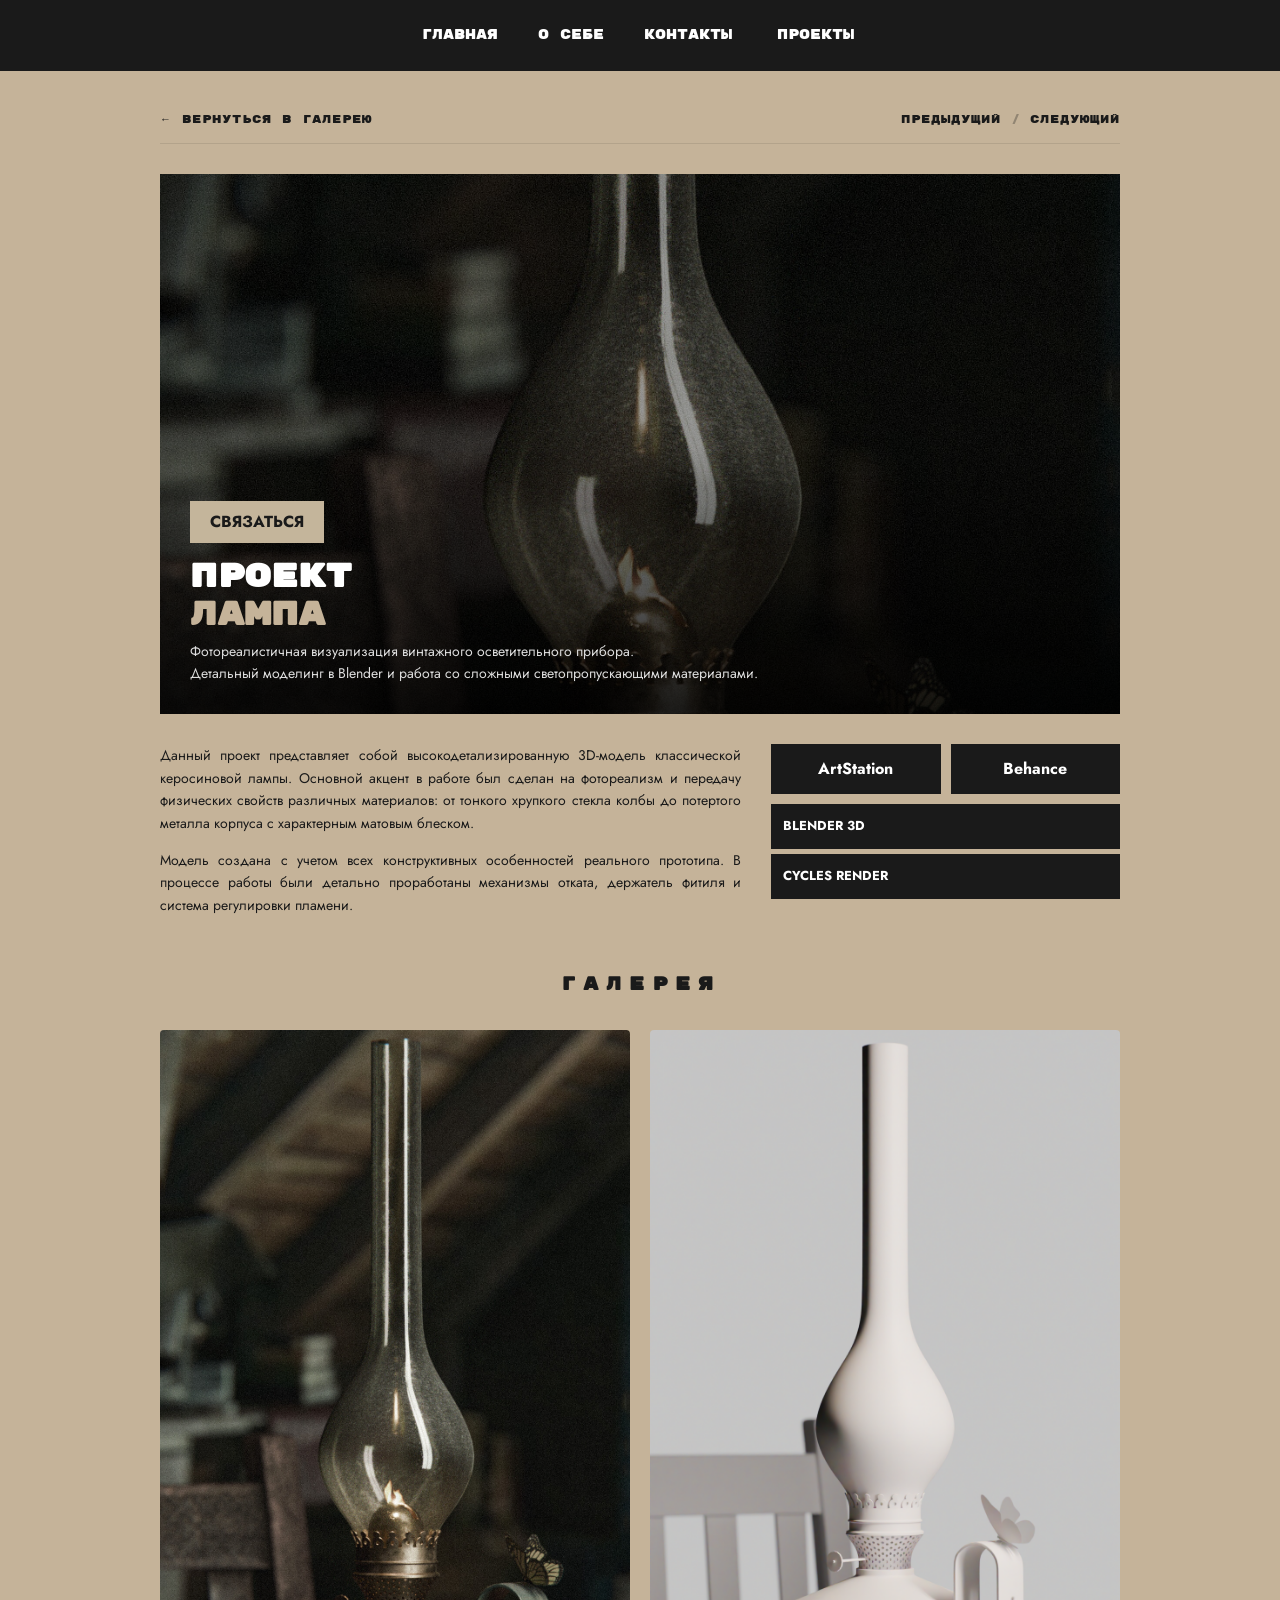
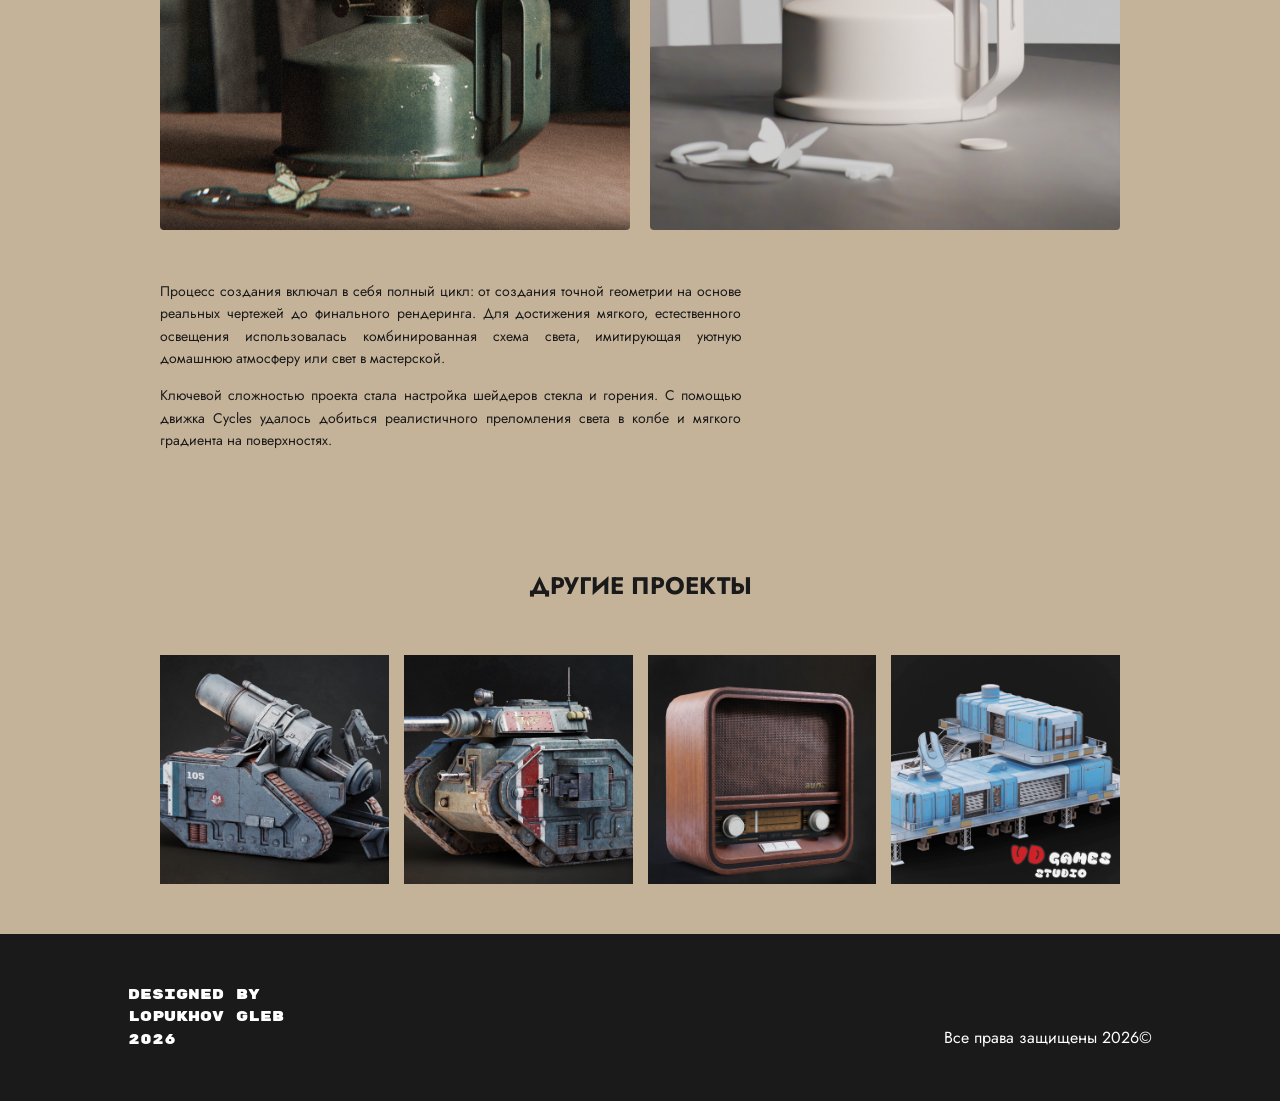
<file: Project5.html>
<!DOCTYPE html>
<html lang="ru">
<head>
    <meta charset="UTF-8">
    <meta name="viewport" content="width=device-width, initial-scale=1.0">
    <title>Gleb Lopukhov - Керосиновая лампа</title>
    <link rel="preconnect" href="https://fonts.googleapis.com">
    <link rel="preconnect" href="https://fonts.gstatic.com" crossorigin>
    <link href="https://fonts.googleapis.com/css2?family=Jost:wght@300;400;700&family=Rubik+Mono+One&display=swap" rel="stylesheet">
    <link rel="stylesheet" href="style3.css">
    <style>
        /* Стили для галереи с двумя вертикальными рендерами */
        .gallery-main {
            display: flex;
            gap: 20px;
            justify-content: center;
            margin-bottom: 50px;
        }

        .gallery-main .render-container {
            flex: 1;
            height: 800px; /* Высота галереи */
            overflow: hidden;
        }

        .gallery-main img {
            width: 100%;
            height: 100%;
            object-fit: cover; /* Чтобы картинки заполняли высоту, сохраняя пропорции */
            display: block;
            border-radius: 4px;
        }

        /* Адаптив для мобильных устройств */
        @media (max-width: 768px) {
            .gallery-main {
                flex-direction: column;
            }
            .gallery-main .render-container {
                height: 500px;
            }
        }
    </style>
</head>
<body>

    <header>
        <nav>
            <a href="index.html">ГЛАВНАЯ</a>
            <a href="About.html">О СЕБЕ</a>
            <a href="Contact.html">КОНТАКТЫ</a>
            <div class="projects-nav">
                <a href="Projects.html">ПРОЕКТЫ</a>
            </div>
        </nav>
    </header>

    <main class="container">
        <nav class="project-pagination">
            <a href="Projects.html" class="back-to-gallery">← ВЕРНУТЬСЯ В ГАЛЕРЕЮ</a>
            <div class="nav-arrows">
                <a href="Project4.html" class="nav-link">ПРЕДЫДУЩИЙ</a>
                <span class="nav-divider">/</span>
                <a href="Project.html" class="nav-link">СЛЕДУЮЩИЙ</a>
            </div>
        </nav>

        <section class="hero">
            <div class="hero-overlay"></div>
            <img src="2.jpg" alt="Керосиновая лампа" class="hero-img">
            <div class="hero-content">
                <a href="Contact.html" class="btn-contact">СВЯЗАТЬСЯ</a>
                <div class="hero-text-wrap">
                    <h1>ПРОЕКТ <br><span>Лампа</span></h1>
                    <p>Фотореалистичная визуализация винтажного осветительного прибора. <br> Детальный моделинг в Blender и работа со сложными светопропускающими материалами.</p>
                </div>
            </div>
        </section>

        <section class="info-grid">
            <div class="description">
                <p>Данный проект представляет собой высокодетализированную 3D-модель классической керосиновой лампы. Основной акцент в работе был сделан на фотореализм и передачу физических свойств различных материалов: от тонкого хрупкого стекла колбы до потертого металла корпуса с характерным матовым блеском.</p>
                <p>Модель создана с учетом всех конструктивных особенностей реального прототипа. В процессе работы были детально проработаны механизмы отката, держатель фитиля и система регулировки пламени.</p>
            </div>
            <div class="links-box">
                <div class="social-icons">
                    <a href="https://www.artstation.com/artwork/nYqgzK" target="_blank" class="icon">ArtStation</a>
                    <a href="#" class="icon">Behance</a>
                </div>
                <div class="software-tags">
                    <div class="tag">BLENDER 3D</div>
                    <div class="tag">CYCLES RENDER</div>
                </div>
            </div>
        </section>

        <h2 class="section-title">ГАЛЕРЕЯ</h2>

        <section class="gallery-main">
            <div class="render-container">
                <img src="2.jpg" alt="Лампа - Рендер 1">
            </div>
            <div class="render-container">
                <img src="21.png" alt="Лампа - Рендер 2">
            </div>
        </section>

        <section class="info-grid second-info">
            <div class="description">
                <p>Процесс создания включал в себя полный цикл: от создания точной геометрии на основе реальных чертежей до финального рендеринга. Для достижения мягкого, естественного освещения использовалась комбинированная схема света, имитирующая уютную домашнюю атмосферу или свет в мастерской.</p>
                <p>Ключевой сложностью проекта стала настройка шейдеров стекла и горения. С помощью движка Cycles удалось добиться реалистичного преломления света в колбе и мягкого градиента на поверхностях.</p>
            </div>
        </section>

        <section class="portfolio-section" style="margin-top: 100px;">
            <h2 class="rubik-h2" style="text-align: center; margin-bottom: 50px;">ДРУГИЕ ПРОЕКТЫ</h2>
            <div class="portfolio-grid">
                <a href="Project.html" class="grid-item">
                    <img src="gleb-lopukhov-bombard-06-22-2 (1).jpg" alt="Проект 3">
                    <div class="item-meta">
                        <h3>БОМБАРДА</h3>
                        <p>Hard Surface</p>
                    </div>
                </a>
                <a href="Project.html" class="grid-item">
                    <img src="gleb-lopukhov-1.jpg" alt="Sci-Fi Концепт">
                    <div class="item-meta">
                        <h3>Sci-Fi Концепт</h3>
                        <p>Hard Surface</p>
                    </div>
                </a>
                <a href="Project.html" class="grid-item">
                    <img src="gleb-lopukhov-pre (1).jpg" alt="Игровой Ассет">
                    <div class="item-meta">
                        <h3>Игровой Ассет</h3>
                        <p>Prop Design</p>
                    </div>
                </a>
                <a href="Project.html" class="grid-item">
                    <img src="image 35.png" alt="Стилизация">
                    <div class="item-meta">
                        <h3>Стилизация</h3>
                        <p>Character Art</p>
                    </div>
                </a>
            </div>
        </section>
    </main>

    <button id="backToTop" title="Наверх">↑</button>

    <footer class="site-footer">
        <div class="footer-wrapper">
            <div class="footer-left">DESIGNED BY<br>LOPUKHOV GLEB<br>2026</div>
            <div class="footer-right">Все права защищены 2026©</div>
        </div>
    </footer>

    <script>
        const btt = document.getElementById("backToTop");
        window.onscroll = () => {
            if (window.scrollY > 400) { btt.style.display = "block"; } 
            else { btt.style.display = "none"; }
        };
        btt.onclick = () => { window.scrollTo({top: 0, behavior: 'smooth'}); };
    </script>
</body>
</html>
</file>
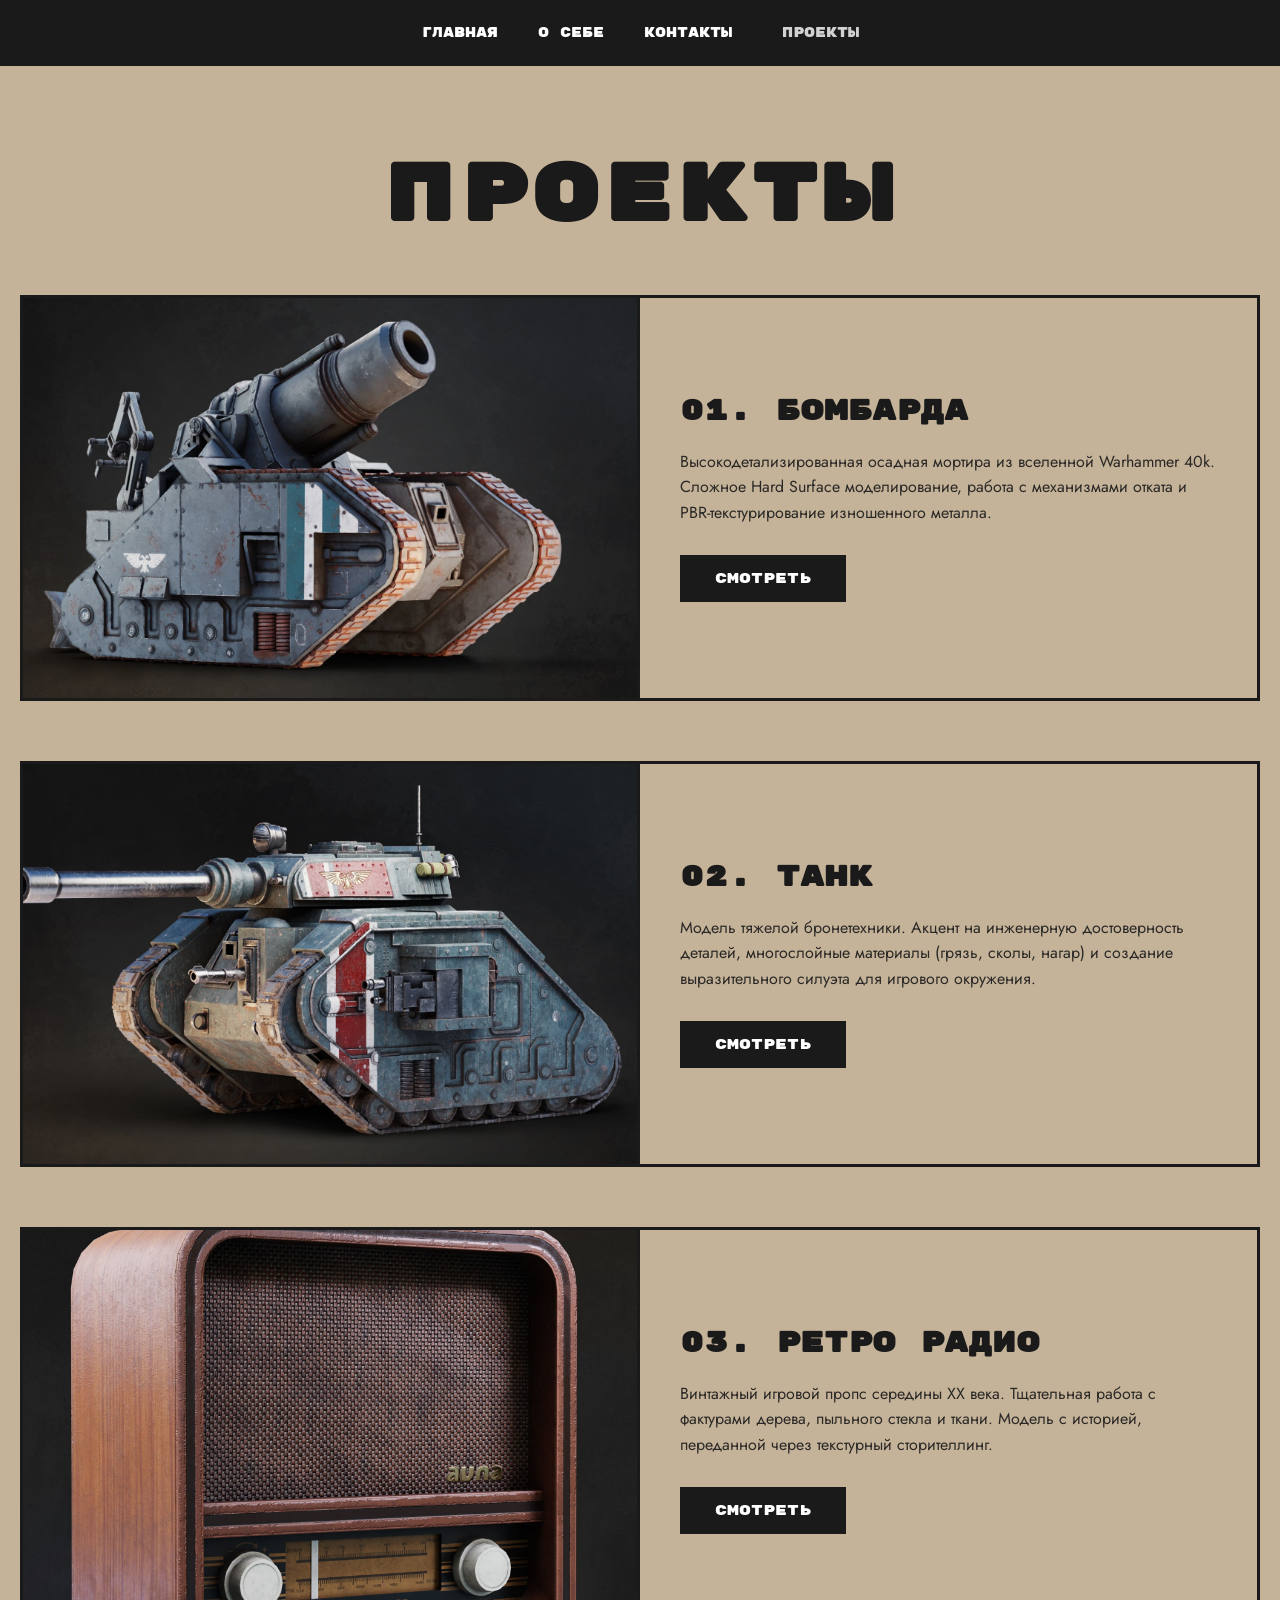
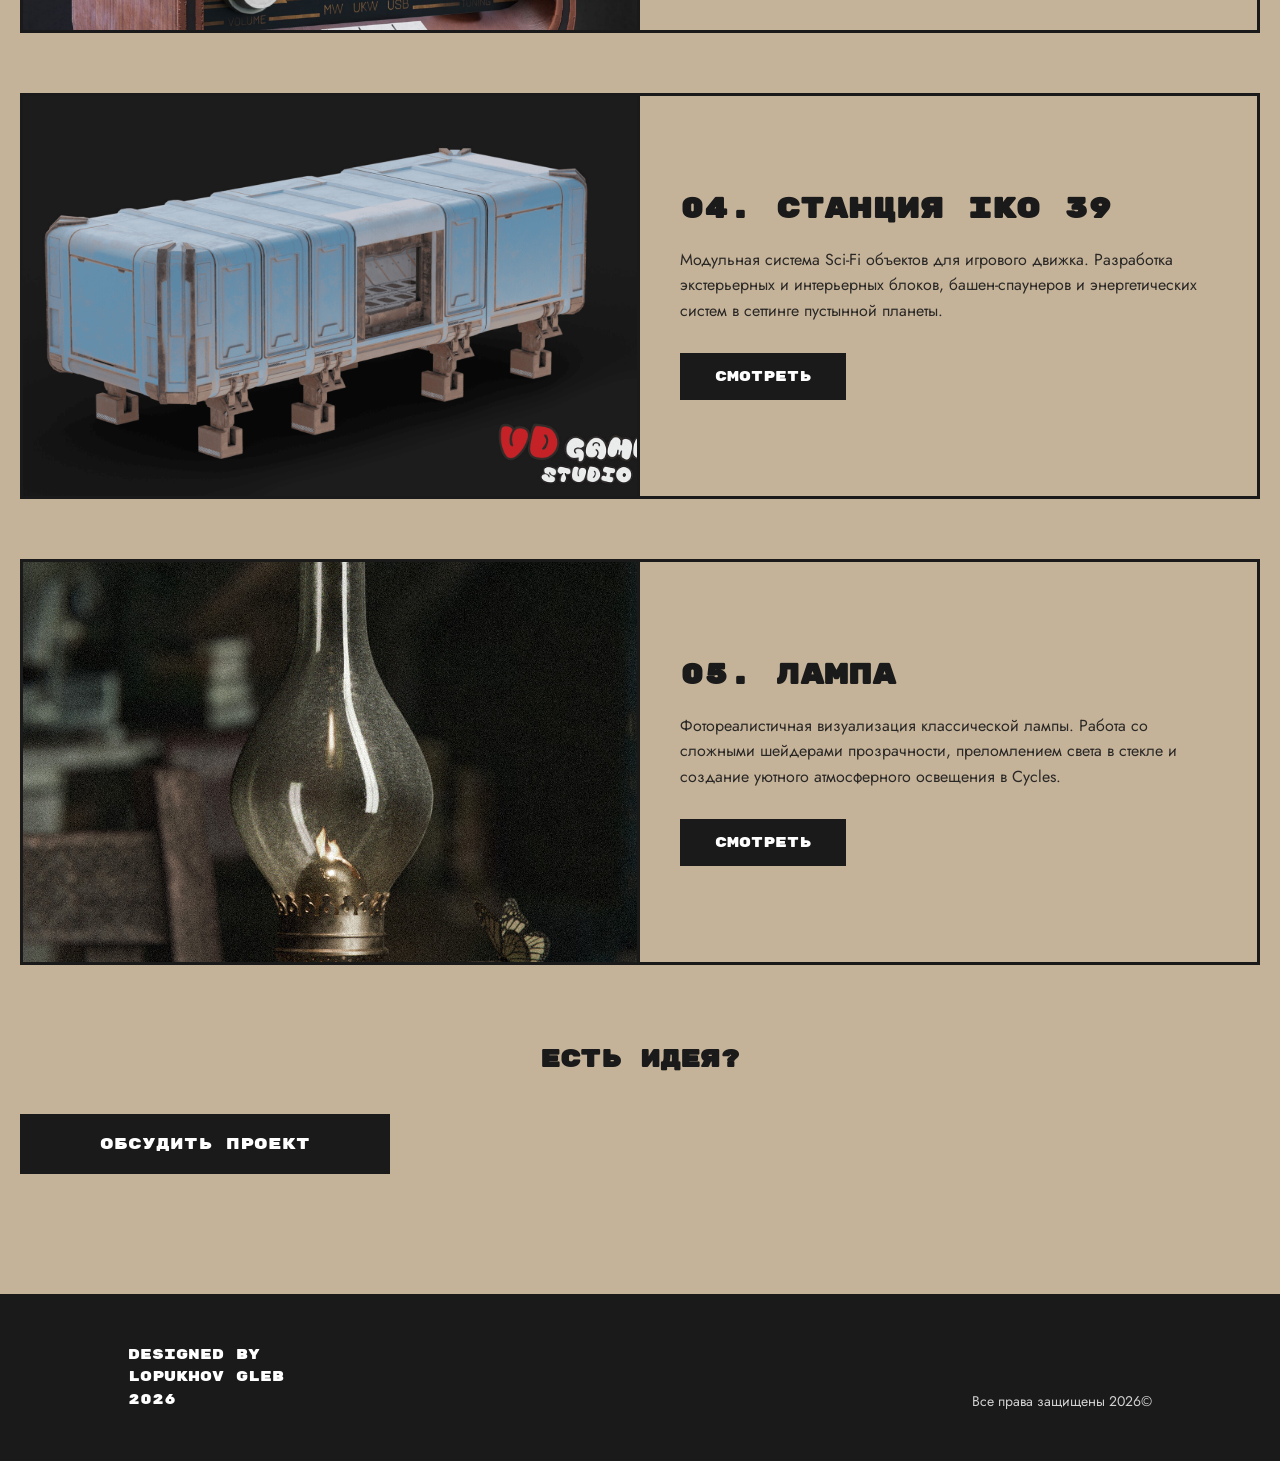
<file: Projects.html>
<!DOCTYPE html>
<html lang="ru">
<head>
    <meta charset="UTF-8">
    <meta name="viewport" content="width=device-width, initial-scale=1.0">
    <title>Lopukhov Gleb | Все проекты</title>
    <link href="https://fonts.googleapis.com/css2?family=Jost:wght@300;400;700&family=Rubik+Mono+One&display=swap" rel="stylesheet">
    <link rel="stylesheet" href="style2.css">
    <style>
        /* Дополнительные стили специально для страницы списка проектов */
        .projects-list-grid {
            display: flex;
            flex-direction: column;
            gap: 60px;
            margin-top: 50px;
        }

        .project-card {
            display: grid;
            grid-template-columns: 1fr 1fr;
            border: 3px solid var(--dark-color);
            background: transparent;
            transition: 0.3s;
        }

        .project-card:hover {
            box-shadow: 15px 15px 0px var(--dark-color);
            transform: translate(-5px, -5px);
        }

        .project-card-img {
            width: 100%;
            height: 400px;
            object-fit: cover;
            border-right: 3px solid var(--dark-color);
        }

        .project-card-info {
            padding: 40px;
            display: flex;
            flex-direction: column;
            justify-content: center;
        }

        .project-card-info h2 {
            font-family: var(--font-header);
            font-size: 28px;
            margin-bottom: 20px;
            text-transform: uppercase;
        }

        .project-card-info p {
            font-size: 16px;
            line-height: 1.6;
            margin-bottom: 30px;
            opacity: 0.9;
        }

        .project-btn {
            align-self: flex-start;
            background: var(--dark-color);
            color: white;
            padding: 15px 35px;
            text-decoration: none;
            font-family: var(--font-header);
            font-size: 14px;
            transition: 0.3s;
        }

        .project-btn:hover {
            background: var(--white);
            color: var(--dark-color);
        }

        @media (max-width: 900px) {
            .project-card {
                grid-template-columns: 1fr;
            }
            .project-card-img {
                border-right: none;
                border-bottom: 3px solid var(--dark-color);
                height: 250px;
            }
        }
    </style>
</head>
<body>

    <header>
        <nav>
            <a href="index.html">ГЛАВНАЯ</a>
            <a href="About.html">О СЕБЕ</a>
            <a href="Contact.html">КОНТАКТЫ</a>
            <div class="projects-nav">
                <a href="Projects.html">ПРОЕКТЫ</a>
            </div>
        </nav>
    </header>

    <main class="home-main">
        <h2 class="massive-title" style="font-size: clamp(40px, 8vw, 80px); margin: 40px 0;">ПРОЕКТЫ</h2>

        <section class="projects-list-grid">

            <article class="project-card">
                <img src="gleb-lopukhov-bombard-06-22.jpg" alt="Бомбарда" class="project-card-img">
                <div class="project-card-info">
                    <h2>01. БОМБАРДА</h2>
                    <p>Высокодетализированная осадная мортира из вселенной Warhammer 40k. Сложное Hard Surface моделирование, работа с механизмами отката и PBR-текстурирование изношенного металла.</p>
                    <a href="Project.html" class="project-btn">СМОТРЕТЬ</a>
                </div>
            </article>

            <article class="project-card">
                <img src="gleb-lopukhov-1.jpg" alt="Танк" class="project-card-img">
                <div class="project-card-info">
                    <h2>02. ТАНК</h2>
                    <p>Модель тяжелой бронетехники. Акцент на инженерную достоверность деталей, многослойные материалы (грязь, сколы, нагар) и создание выразительного силуэта для игрового окружения.</p>
                    <a href="Project2.html" class="project-btn">СМОТРЕТЬ</a>
                </div>
            </article>

            <article class="project-card">
                <img src="gleb-lopukhov-pre (1).jpg" alt="Ретро радио" class="project-card-img">
                <div class="project-card-info">
                    <h2>03. РЕТРО РАДИО</h2>
                    <p>Винтажный игровой пропс середины XX века. Тщательная работа с фактурами дерева, пыльного стекла и ткани. Модель с историей, переданной через текстурный сторителлинг.</p>
                    <a href="Project3.html" class="project-btn">СМОТРЕТЬ</a>
                </div>
            </article>

            <article class="project-card">
                <img src="image 40.png" alt="Станция IKO 39" class="project-card-img">
                <div class="project-card-info">
                    <h2>04. СТАНЦИЯ IKO 39</h2>
                    <p>Модульная система Sci-Fi объектов для игрового движка. Разработка экстерьерных и интерьерных блоков, башен-спаунеров и энергетических систем в сеттинге пустынной планеты.</p>
                    <a href="Project4.html" class="project-btn">СМОТРЕТЬ</a>
                </div>
            </article>

            <article class="project-card">
                <img src="2.jpg" alt="Лампа" class="project-card-img">
                <div class="project-card-info">
                    <h2>05. ЛАМПА</h2>
                    <p>Фотореалистичная визуализация классической лампы. Работа со сложными шейдерами прозрачности, преломлением света в стекле и создание уютного атмосферного освещения в Cycles.</p>
                    <a href="Project5.html" class="project-btn">СМОТРЕТЬ</a>
                </div>
            </article>

        </section>

        <section class="media-section">
            <h2 class="rubik-h2">ЕСТЬ ИДЕЯ?</h2>
            <a href="Contact.html" class="btn-contacts-large">ОБСУДИТЬ ПРОЕКТ</a>
        </section>
    </main>

    <footer class="site-footer">
        <div class="footer-wrapper">
            <div class="footer-left">DESIGNED BY<br>LOPUKHOV GLEB<br>2026</div>
            <div class="footer-right">Все права защищены 2026©</div>
        </div>
    </footer>

</body>
</html>
</file>
<file: style2.css>
:root {
    --bg-color: #C5B399;
    --dark-color: #1A1A1A;
    --white: #FFFFFF;
    --accent-color: #FFFFFF; /* Добавлено для совместимости */
    --font-main: 'Jost', sans-serif;
    --font-header: 'Rubik Mono One', sans-serif;
}

* { margin: 0; padding: 0; box-sizing: border-box; }

body {
    background-color: var(--bg-color);
    color: var(--dark-color);
    font-family: var(--font-main);
    overflow-x: hidden;
}

/* ШАПКА */
header { background: var(--dark-color); padding: 25px 0; width: 100%; }
nav { display: flex; justify-content: center; align-items: center; gap: 40px; }
nav a { color: white; text-decoration: none; font-family: var(--font-header); font-size: 13px; transition: 0.3s; }
nav a:hover, nav a.active { color: var(--bg-color); }
.projects-nav { color: white; font-family: var(--font-header); font-size: 13px; }
.projects-nav a { margin-left: 10px; color: white; opacity: 0.8; }

/* ГЛАВНЫЙ КОНТЕНТ */
.home-main { max-width: 1400px; margin: 0 auto; padding: 40px 20px; }

/* ==========================================================================
   ОБНОВЛЕННАЯ ОБЛОЖКА (HERO COMPACT)
   ========================================================================== */
.lamp-hero.compact {
    margin-bottom: 60px;
}

.lamp-hero.compact .lamp-container {
    position: relative;
    border: 3px solid var(--dark-color);
    height: 35vh; /* Высота уменьшена в 2 раза */
    min-height: 250px;
    overflow: hidden;
    background: #000; /* Фон для затемнения */
}

.lamp-hero.compact .lamp-img {
    width: 100%;
    height: 100%;
    object-fit: cover;
    object-position: top center; /* Оставляем верхнюю часть изображения */
    opacity: 0.5; /* Затемнение */
}

.lamp-hero.compact .lamp-overlay {
    position: absolute;
    top: 0;
    left: 0;
    width: 100%;
    height: 100%;
    padding: 40px;
    display: flex;
    justify-content: space-between;
    align-items: flex-end; /* Текст и кнопка прижаты к низу */
    z-index: 2;
}

.hero-text-wrap h1 {
    color: white;
    font-family: var(--font-header);
    font-size: clamp(24px, 4vw, 40px);
    line-height: 1.1;
    margin-bottom: 10px;
}

.hero-text-wrap p {
    color: rgba(255,255,255,0.9);
    font-size: 16px;
    line-height: 1.4;
    font-weight: 300;
}

.btn-hero-contact {
    background: white;
    color: var(--dark-color);
    padding: 15px 35px;
    text-decoration: none;
    font-family: var(--font-header);
    font-size: 13px;
    transition: 0.3s;
    border: 2px solid white;
}

.btn-hero-contact:hover {
    background: transparent;
    color: white;
}

/* --- HERO SECTION (ОБЛОЖКА С ФОТО И ТИТУЛАМИ) --- */
.hero-section {
    position: relative;
    width: 100%;
    margin-top: 20px;
}

.hero-container {
    max-width: 1700px;
    margin: 0 auto;
    display: flex;
    align-items: flex-end;
}

.hero-visual { width: 55%; position: relative; }
.main-photo { width: 100%; max-width: 800px; z-index: 5; position: relative; display: block; }
.bg-3d { position: absolute; left: 20px; bottom: 120px; width: 380px; z-index: 1; }

.hero-text-block {
    width: 45%;
    display: flex;
    flex-direction: column;
    align-items: flex-end;
    padding-right: 5%;
}

.top-accent-line {
    width: 350px;
    height: 8px;
    background: var(--dark-color);
    margin-bottom: 30px;
}

.massive-titles { margin-bottom: 80px; }
.title-group { text-align: right; margin-bottom: 25px; cursor: default; }
.title-group h2 { font-family: var(--font-header); font-size: clamp(40px, 5.5vw, 85px); line-height: 0.85; margin: 0; transition: 0.3s; }
.title-group p { font-family: var(--font-header); font-size: 14px; margin-top: 8px; transition: 0.3s; }
.title-group:hover h2, .title-group:hover p { color: #FFFFFF; }

.cg-badge {
    background: var(--dark-color);
    color: #FFFFFF;
    font-family: var(--font-header);
    font-size: 24px;
    padding: 30px 60px;
    width: 100%;
    max-width: 550px;
    text-align: center;
    transition: 0.3s;
}
.cg-badge:hover { color: var(--bg-color); }

/* --- BIO STRIP (ЧЕРНАЯ ПОЛОСА) --- */
.bio-strip {
    background: var(--dark-color);
    color: white;
    padding: 40px 0;
    margin-top: -1px;
}

.bio-content {
    max-width: 1300px;
    margin: 0 auto;
    display: flex;
    justify-content: space-between;
    align-items: center;
    padding: 0 5%;
    gap: 60px;
}

.bio-left h3 { font-size: 22px; font-weight: 700; margin-bottom: 15px; }
.bio-left p { font-size: 16px; line-height: 1.5; opacity: 0.9; }

.contacts-link-btn {
    background: var(--bg-color);
    color: var(--dark-color);
    padding: 18px 45px;
    text-decoration: none;
    font-family: var(--font-header);
    font-size: 16px;
    transition: 0.3s;
    white-space: nowrap;
}
.contacts-link-btn:hover { background: #FFFFFF; }

/* ==========================================================================
   ПОРТФОЛИО (ОБНОВЛЕНО: ЦИФРЫ УБРАНЫ CSS)
   ========================================================================== */
.portfolio-section { padding: 60px 0; }
.massive-title { font-family: var(--font-header); font-size: clamp(40px, 8vw, 100px); text-align: center; margin: 60px 0; letter-spacing: 5px; }
.portfolio-grid { display: grid; grid-template-columns: repeat(4, 1fr); gap: 20px; margin-bottom: 60px; }
.grid-item { position: relative; border: 3px solid var(--dark-color); overflow: hidden; aspect-ratio: 1/1.1; display: block; text-decoration: none; color: white; }
.grid-item img { width: 100%; height: 100%; object-fit: cover; transition: transform 0.5s ease; }
.grid-item.wide { grid-column: span 4; aspect-ratio: 16/7; }

/* num удален из HTML, стили для него больше не нужны */

.item-meta {
    position: absolute;
    bottom: 0;
    left: 0;
    width: 100%;
    padding: 20px;
    background: linear-gradient(to top, rgba(0,0,0,0.9), transparent);
    transform: translateY(100%);
    transition: transform 0.3s ease-in-out;
    z-index: 5;
}
.item-meta h3 { font-family: var(--font-header); font-size: 16px; margin-bottom: 5px; text-transform: uppercase; }
.item-meta p { font-size: 12px; font-weight: 300; opacity: 0.8; }

.grid-item:hover img { transform: scale(1.05); }
.grid-item:hover .item-meta { transform: translateY(0); }

.portfolio-action { text-align: center; }
.btn-dark.large { background: var(--dark-color); color: white; border: none; padding: 18px 60px; font-size: 16px; transition: 0.3s; font-family: var(--font-header); text-decoration: none; display: inline-block; }
.btn-dark.large:hover { background: #333; }

/* ==========================================================================
   МЕДИА (ЦЕНТРИРОВАНИЕ)
   ========================================================================== */
.media-section { padding: 80px 0; }
.rubik-h2 { font-family: var(--font-header); margin-bottom: 40px; font-size: 24px; text-align: center; }

/* Класс для центрирования содержимого по центру страницы */
.media-section.centrated {
    display: flex;
    flex-direction: column;
    align-items: center;
    justify-content: center;
    text-align: center;
}

.social-grid { display: flex; gap: 20px; justify-content: center; margin-bottom: 50px; }
.social-item {
    width: 65px;
    height: 65px;
    background: var(--dark-color);
    border-radius: 14px;
    display: flex;
    align-items: center;
    justify-content: center;
    text-decoration: none;
    transition: all 0.4s cubic-bezier(0.175, 0.885, 0.32, 1.275);
}
.social-item span { color: var(--bg-color); font-family: var(--font-header); font-size: 14px; }
.social-item:hover { transform: scale(1.15) rotate(5deg); background: var(--white); }
.social-item:hover span { color: var(--dark-color); }

.btn-contacts-large { background: var(--dark-color); color: white; padding: 20px 80px; font-family: var(--font-header); text-decoration: none; display: inline-block; transition: 0.3s; }
.btn-contacts-large:hover { background: #333; }

/* ФУТЕР */
.site-footer { background: var(--dark-color); color: white; padding: 50px 10%; }
.footer-wrapper { display: flex; justify-content: space-between; align-items: flex-end; max-width: 1400px; margin: 0 auto; }
.footer-left { font-family: var(--font-header); font-size: 14px; line-height: 1.6; }
.footer-right { font-size: 14px; opacity: 0.8; }

/* ==========================================================================
   АДАПТИВ
   ========================================================================== */
@media (max-width: 1024px) {
    .home-main { padding: 20px; }
}

@media (max-width: 850px) {
    /* Шапка */
    nav { flex-direction: column; gap: 15px; }

    /* Hero Compact Адаптив */
    .lamp-hero.compact .lamp-container { height: 300px; }
    .lamp-hero.compact .lamp-overlay { flex-direction: column; align-items: center; justify-content: center; text-align: center; gap: 30px; padding: 20px; }
    .hero-text-wrap h1 { font-size: 24px; }
    .hero-text-wrap p br { display: none; } /* Убираем перенос строки в описании */

    /* Скрываем фото и фоновый текст центрального хаоса */
    .hero-visual, .main-photo, .bg-3d { display: none !important; }

    /* Hero-блок (Обложка с текстом) */
    .hero-container { flex-direction: column; padding-top: 40px; align-items: center; }
    .hero-text-block { width: 100%; padding-right: 0; align-items: center; text-align: center; }
    .top-accent-line { width: 120px; margin: 0 auto 30px; }
    .title-group { text-align: center; }
    .title-group h2 { font-size: clamp(32px, 6vw, 40px); }
    .massive-titles { margin-bottom: 40px; }
    .cg-badge { max-width: 100%; font-size: 18px; padding: 20px; }

    /* Bio strip */
    .bio-content { flex-direction: column; text-align: center; gap: 30px; }

    /* Сетка портфолио */
    .portfolio-grid { grid-template-columns: repeat(2, 1fr); gap: 15px; }
    .grid-item.wide { grid-column: span 2; aspect-ratio: 1/1.1; }
    .item-meta h3 { font-size: 14px; }
    .massive-title { margin: 40px 0; }

    /* Футер */
    .footer-wrapper { flex-direction: column; align-items: flex-start; gap: 30px; }
}

@media (max-width: 480px) {
    .main-title { font-size: 28px; }
    
    /* Портфолио в одну колонку на совсем узких экранах */
    .portfolio-grid { grid-template-columns: 1fr; }
    .grid-item.wide { grid-column: span 1; }
    
    .social-grid { flex-wrap: wrap; }
    .btn-contacts-large { padding: 15px 40px; width: 100%; text-align: center; }
}



/* --- ПАРАЛЛАКС ПОЛОСКИ --- */
.parallax-line {
    position: fixed;
    top: 0;
    width: 2px;
    height: 100vh;
    background: var(--dark-color);
    opacity: 0.15;
    z-index: -1;
    pointer-events: none;
}
.parallax-line.left { left: 5%; }
.parallax-line.right { right: 5%; }

/* --- ГЕОМЕТРИЯ В ОБЛОЖКЕ --- */
.hero-shape {
    position: absolute;
    border: 1px solid rgba(255,255,255,0.3);
    z-index: 1;
    animation: rotateFloat 10s linear infinite;
}
.hero-shape.circle {
    width: 150px; height: 150px;
    border-radius: 50%;
    top: 10%; right: 15%;
}
.hero-shape.square {
    width: 80px; height: 80px;
    bottom: 20%; left: 10%;
    animation-duration: 15s;
}

@keyframes rotateFloat {
    0% { transform: rotate(0deg) translate(0, 0); }
    50% { transform: rotate(180deg) translate(20px, -20px); }
    100% { transform: rotate(360deg) translate(0, 0); }
}

/* --- РАЗДЕЛИТЕЛЬ МЕЖДУ СЕКЦИЯМИ --- */
.geometric-spacer {
    height: 200px;
    position: relative;
    display: flex;
    justify-content: center;
    align-items: center;
}

.float-item {
    position: absolute;
    width: 30px;
    height: 30px;
    border: 2px solid var(--dark-color);
    opacity: 0.3;
    animation: drift 5s ease-in-out infinite;
}
.t-1 { left: 20%; transform: rotate(15deg); }
.t-2 { right: 25%; top: 10%; animation-delay: -2s; border-radius: 50%; }
.t-3 { left: 45%; bottom: 20%; animation-delay: -4s; width: 15px; height: 15px; }

@keyframes drift {
    0%, 100% { transform: translateY(0) rotate(0deg); }
    50% { transform: translateY(-30px) rotate(45deg); }
}

/* --- КНОПКА НАВЕРХ --- */
#backToTop {
    display: none;
    position: fixed;
    bottom: 30px;
    right: 30px;
    z-index: 100;
    background: var(--dark-color);
    color: white;
    border: 2px solid white;
    width: 50px;
    height: 50px;
    cursor: pointer;
    font-family: var(--font-header);
    transition: 0.3s;
}
#backToTop:hover {
    background: var(--bg-color);
    color: var(--dark-color);
}

/* Корректировка отступов для чистоты */
.hero-section {
    margin-top: 0;
    padding-top: 20px;
}



/* ИНТЕРАКТИВНЫЙ АКЦЕНТ ОБО МНЕ */
.bio-interactive-center {
    flex: 0 0 350px;
    perspective: 1000px;
}

.accent-card {
    width: 300px;
    height: 180px;
    background: linear-gradient(135deg, #2a2a2a 0%, #111 100%);
    border: 1px solid rgba(255,255,255,0.1);
    border-radius: 15px;
    position: relative;
    transform-style: preserve-3d;
    transition: transform 0.1s ease-out;
    display: flex;
    align-items: center;
    justify-content: center;
    box-shadow: 0 25px 50px rgba(0,0,0,0.5);
    cursor: pointer;
}

.card-inner {
    width: 90%;
    height: 85%;
    border: 1px solid var(--bg-color);
    border-radius: 10px;
    display: flex;
    flex-direction: column;
    align-items: center;
    justify-content: center;
    transform: translateZ(50px); /* Выносит содержимое вперед */
}

.card-logo {
    font-family: var(--font-header);
    font-size: 40px;
    color: var(--bg-color);
    margin-bottom: 10px;
}

.card-line {
    width: 40px;
    height: 2px;
    background: white;
    margin-bottom: 10px;
}

.card-tag {
    font-size: 10px;
    letter-spacing: 3px;
    color: rgba(255,255,255,0.5);
    font-family: var(--font-header);
}

/* Эффект блика */
.card-glare {
    position: absolute;
    top: 0; left: 0; width: 100%; height: 100%;
    background: radial-gradient(circle at var(--mouse-x, 50%) var(--mouse-y, 50%), rgba(255,255,255,0.15) 0%, transparent 60%);
    border-radius: 15px;
    pointer-events: none;
}

@media (max-width: 850px) {
    .bio-interactive-center { flex: none; margin-bottom: 40px; }
}



/* СЕКЦИЯ УСЛУГ - ДИЗАЙН 2026 */
.services-section {
    padding: 100px 0;
    max-width: 1400px;
    margin: 0 auto;
}

.services-container {
    display: grid;
    grid-template-columns: repeat(auto-fit, minmax(320px, 1fr));
    gap: 30px;
    padding: 0 20px;
}

.service-card-modern {
    background: rgba(26, 26, 26, 0.03); /* Едва заметный фон */
    border: 1px solid var(--dark-color);
    padding: 40px;
    position: relative;
    transition: all 0.5s cubic-bezier(0.23, 1, 0.32, 1);
    overflow: hidden;
    display: flex;
    flex-direction: column;
    min-height: 350px;
}

/* Эффект при наведении */
.service-card-modern:hover {
    background: var(--dark-color);
    transform: translateY(-10px);
    box-shadow: 0 20px 40px rgba(0,0,0,0.2);
}

.service-card-modern:hover h3, 
.service-card-modern:hover p,
.service-card-modern:hover .service-step {
    color: var(--white);
}

/* Иконка/Бокс */
.service-icon-wrap {
    margin-bottom: 30px;
}

.icon-box {
    width: 60px;
    height: 60px;
    border: 2px solid var(--dark-color);
    display: flex;
    align-items: center;
    justify-content: center;
    font-family: var(--font-header);
    font-size: 18px;
    transition: 0.5s;
}

.service-card-modern:hover .icon-box {
    border-color: var(--bg-color);
    color: var(--bg-color);
    transform: rotate(45deg);
}

/* Текст */
.service-card-modern h3 {
    font-family: var(--font-header);
    font-size: 20px;
    margin-bottom: 20px;
    transition: 0.3s;
}

.service-card-modern p {
    font-size: 15px;
    line-height: 1.6;
    opacity: 0.8;
    transition: 0.3s;
}

/* Футер карточки */
.service-footer {
    margin-top: auto;
    display: flex;
    justify-content: space-between;
    align-items: center;
    padding-top: 30px;
}

.service-step {
    font-family: var(--font-header);
    font-size: 12px;
    letter-spacing: 2px;
    color: var(--dark-color);
    opacity: 0.5;
}

.service-dot {
    width: 8px;
    height: 8px;
    background: var(--dark-color);
    border-radius: 50%;
    transition: 0.5s;
}

.service-card-modern:hover .service-dot {
    background: var(--bg-color);
    transform: scale(1.5);
}

/* Адаптив */
@media (max-width: 480px) {
    .services-container {
        grid-template-columns: 1fr;
    }
}
</file>
<file: style.css>
:root {
    --bg-color: #C5B399;
    --dark-color: #1A1A1A;
    --accent-color: #FFFFFF;
    --font-main: 'Jost', sans-serif;
    --font-header: 'Rubik Mono One', sans-serif;
}

* {
    margin: 0;
    padding: 0;
    box-sizing: border-box;
}

/* Фиксация высоты под 1080p */
html, body {
    height: 100%;
    background-color: var(--bg-color);
    color: var(--dark-color);
    font-family: var(--font-main);
}

body {
    display: flex;
    flex-direction: column;
    min-height: 100vh;
}

/* Шапка */
header {
    background: var(--dark-color);
    padding: 25px 0;
}

nav {
    display: flex;
    justify-content: center;
    align-items: center;
    gap: 40px;
    flex-wrap: wrap;
}

nav a {
    color: white;
    text-decoration: none;
    font-family: var(--font-header);
    font-size: 13px;
    transition: 0.3s;
}

nav a:hover, nav a.active {
    color: var(--bg-color);
}

.projects-nav {
    color: white;
    font-family: var(--font-header);
    font-size: 13px;
}

.projects-nav a { margin-left: 10px; }

/* Основной контент */
main {
    flex: 1; 
    display: flex;
    flex-direction: column;
    padding: 40px 10%;
    /* Убираем лишние отступы, чтобы влезло в экран */
}

.main-title {
    font-family: var(--font-header);
    text-align: center;
    font-size: clamp(30px, 4vw, 54px);
    margin-top: 0; /* Поднимаем заголовок выше */
    margin-bottom: 50px;
}

.grid-container {
    display: grid;
    grid-template-columns: 1fr 1fr;
    gap: 80px;
    max-width: 1300px;
    margin: 0 auto;
    width: 100%;
    align-items: center; /* Центрируем блоки относительно друг друга */
}

/* Левая часть */
.section-title {
    font-family: var(--font-header);
    font-size: 18px;
    margin-bottom: 30px;
    letter-spacing: -0.5px;
}

.contact-list { margin-bottom: 50px; }

.contact-item {
    display: flex;
    align-items: center;
    gap: 20px;
    margin-bottom: 25px;
    transition: 0.3s ease;
}

.contact-item:hover {
    transform: translateX(15px);
}

.icon-box {
    background: var(--dark-color);
    color: var(--bg-color);
    width: 55px;
    height: 55px;
    display: flex;
    align-items: center;
    justify-content: center;
    border-radius: 12px;
    font-size: 22px;
}

.text span { display: block; font-size: 13px; font-weight: 300; }
.text strong { font-size: 19px; font-weight: 700; }

/* Социальные сети */
.social-grid { display: flex; gap: 20px; }

.social-item {
    width: 65px;
    height: 65px;
    background: var(--dark-color);
    border-radius: 14px;
    display: flex;
    align-items: center;
    justify-content: center;
    text-decoration: none;
    transition: all 0.4s cubic-bezier(0.175, 0.885, 0.32, 1.275);
}

.social-item span {
    color: var(--bg-color);
    font-family: var(--font-header);
    font-size: 14px;
}

.social-item img {
    max-width: 60%;
    height: auto;
}

.social-item:hover {
    transform: scale(1.15) rotate(5deg);
    background: var(--accent-color);
}

.social-item:hover span { color: var(--dark-color); }

/* Форма */
.form-card {
    background: var(--dark-color);
    padding: 45px;
    border-radius: 4px; /* Оставляем бруталистичную угловатость */
    box-shadow: 20px 20px 0px rgba(0,0,0,0.1); /* Тень в стиле дизайна */
}

.form-title {
    color: white;
    font-family: var(--font-header);
    font-size: 20px;
    margin-bottom: 35px;
    text-align: center;
}

.input-group { margin-bottom: 18px; }

.input-group label {
    color: var(--bg-color);
    font-size: 11px;
    text-transform: uppercase;
    font-weight: 700;
    margin-bottom: 8px;
    display: block;
}

.input-group input, .input-group textarea {
    width: 100%;
    background: var(--bg-color);
    border: none;
    padding: 14px;
    font-family: var(--font-main);
    font-weight: 600;
    font-size: 15px;
}

.input-group textarea { height: 110px; resize: none; }

.submit-btn {
    width: 100%;
    padding: 18px;
    background: var(--bg-color);
    border: none;
    font-family: var(--font-header);
    font-size: 18px;
    cursor: pointer;
    margin-top: 10px;
    transition: 0.3s;
}

.submit-btn:hover {
    background: var(--accent-color);
    box-shadow: 0 0 20px rgba(255,255,255,0.4);
    letter-spacing: 3px;
}

/* Футер */
.site-footer {
    background: var(--dark-color);
    color: white;
    padding: 40px 10%;
    margin-top: auto; /* Прижимает футер вниз */
}

.footer-content {
    display: flex;
    justify-content: space-between;
    align-items: flex-end;
    max-width: 1300px;
    margin: 0 auto;
}

.brand-info {
    font-family: var(--font-header);
    font-size: 14px;
    line-height: 1.6;
}

.copyright {
    font-size: 14px;
    font-weight: 300;
}

/* Адаптив для мобилок */
@media (max-width: 1000px) {
    body { height: auto; }
    main { padding: 40px 20px; }
    .grid-container {
        grid-template-columns: 1fr;
        gap: 50px;
    }
    .main-title { margin-bottom: 30px; }
    .footer-content {
        flex-direction: column;
        align-items: center;
        text-align: center;
        gap: 30px;
    }
}











/* --- ОСНОВНЫЕ ПЕРЕМЕННЫЕ И СБРОС --- */
:root {
    --bg-color: #C5B399;
    --dark-color: #1A1A1A;
    --font-main: 'Jost', sans-serif;
    --font-header: 'Rubik Mono One', sans-serif;
}

* {
    margin: 0;
    padding: 0;
    box-sizing: border-box;
}

body {
    background-color: var(--bg-color);
    color: var(--dark-color);
    font-family: var(--font-main);
    overflow-x: hidden; /* Фикс вылета элементов за край экрана */
    width: 100%;
}

/* --- ШАПКА (СИНХРОНИЗАЦИЯ С КОНТАКТАМИ) --- */
header {
    background: var(--dark-color);
    padding: 25px 0;
    width: 100%;
}

nav {
    display: flex;
    justify-content: center;
    align-items: center;
    gap: 40px;
}

nav a {
    color: white;
    text-decoration: none;
    font-family: var(--font-header);
    font-size: 13px;
    transition: 0.3s;
}

nav a:hover, nav a.active {
    color: #FFFFFF;
}

.projects-nav {
    color: white;
    font-family: var(--font-header);
    font-size: 13px;
}

.projects-nav a {
    margin-left: 10px;
    color: white;
    opacity: 0.8;
}

/* --- HERO SECTION (ОБЛОЖКА) --- */
.hero-section {
    position: relative;
    width: 100%;
    margin-top: 20px;
}

.hero-container {
    max-width: 1700px;
    margin: 0 auto;
    display: flex;
    align-items: flex-end;
}

/* Визуал */
.hero-visual {
    width: 55%;
    position: relative;
}

.main-photo {
    width: 100%;
    max-width: 800px;
    z-index: 5;
    position: relative;
    display: block;
}

.bg-3d {
    position: absolute;
    left: 20px;
    bottom: 140px;
    width: 240px;
    z-index: 1;
}

/* Текст обложки */
.hero-text-block {
    width: 45%;
    display: flex;
    flex-direction: column;
    align-items: flex-end;
    padding-right: 5%;
}

.top-accent-line {
    width: 350px;
    height: 8px;
    background: var(--dark-color);
    margin-bottom: 30px;
}

.massive-titles {
    margin-bottom: 80px; /* Расстояние до плашки по дизайну */
}

.title-group {
    text-align: right;
    margin-bottom: 25px;
    cursor: default;
}

.title-group h2 {
    font-family: var(--font-header);
    font-size: clamp(40px, 5.5vw, 85px);
    line-height: 0.85;
    margin: 0;
    transition: 0.3s;
}

.title-group p {
    font-family: var(--font-header);
    font-size: 14px;
    margin-top: 8px;
    transition: 0.3s;
}

/* Ховер: текст становится белым */
.title-group:hover h2, 
.title-group:hover p {
    color: #FFFFFF;
}

.cg-badge {
    background: var(--dark-color);
    color: #FFFFFF;
    font-family: var(--font-header);
    font-size: 24px;
    padding: 30px 60px;
    width: 100%;
    max-width: 550px;
    text-align: center;
    transition: 0.3s;
}

.cg-badge:hover {
    color: var(--bg-color);
}

/* --- BIO STRIP (ЧЕРНАЯ ПОЛОСА) --- */
.bio-strip {
    background: var(--dark-color);
    color: white;
    padding: 40px 0;
    margin-top: -1px; /* Убирает микро-щель между блоками */
}

.bio-content {
    max-width: 1300px;
    margin: 0 auto;
    display: flex;
    justify-content: space-between;
    align-items: center;
    padding: 0 5%;
    gap: 60px;
}

.bio-left h3 {
    font-size: 22px;
    font-weight: 700;
    margin-bottom: 15px;
}

.bio-left p {
    font-size: 16px;
    line-height: 1.5;
    opacity: 0.9;
}

.contacts-link-btn {
    background: var(--bg-color);
    color: var(--dark-color);
    padding: 18px 45px;
    text-decoration: none;
    font-family: var(--font-header);
    font-size: 16px;
    transition: 0.3s;
    white-space: nowrap;
}

.contacts-link-btn:hover {
    background: #FFFFFF;
}

/* --- DETAILS (ОПЫТ И НАВЫКИ) --- */
.details-section {
    padding: 80px 10%;
}

.details-grid {
    display: grid;
    grid-template-columns: 1.1fr 0.9fr;
    gap: 80px;
    margin-bottom: 80px;
}

.rubik-title {
    font-family: var(--font-header);
    font-size: 24px;
    margin-bottom: 40px;
}

.experience-list {
    border-top: 3px solid var(--dark-color);
}

.exp-row {
    padding: 25px 0;
    border-bottom: 3px solid var(--dark-color);
}

.exp-row strong {
    display: block;
    font-size: 18px;
    margin-bottom: 5px;
}

/* Сетка навыков: блоки одной высоты */
.skills-block {
    display: grid;
    grid-template-columns: 1fr 1fr;
    gap: 12px;
}

.skill-item {
    height: 75px; /* Фиксированная высота для выравнивания */
    padding: 10px;
    font-family: var(--font-header);
    font-size: 12px;
    display: flex;
    align-items: center;
    justify-content: center;
    text-align: center;
    transition: 0.3s;
}

.skill-item.dark {
    background: var(--dark-color);
    color: var(--bg-color);
}

.skill-item.light {
    border: 3px solid var(--dark-color);
    color: var(--dark-color);
}

.skill-item.wide {
    grid-column: span 2;
}

.skill-item:hover {
    background: #FFFFFF;
    color: #000 !important;
    border-color: #FFFFFF;
}

/* --- ВЛАДЕНИЕ ПО --- */
.sw-title {
    text-align: center;
}

.software-grid {
    display: grid;
    grid-template-columns: repeat(2, 1fr);
    gap: 20px;
}

.sw-box {
    padding: 40px;
}

.sw-box.border {
    border: 3px solid var(--dark-color);
}

.sw-box.dark {
    background: var(--dark-color);
    color: white;
}

.sw-box h4 {
    font-family: var(--font-header);
    font-size: 17px;
    margin-bottom: 20px;
}

.sw-box ul {
    list-style: none;
    line-height: 1.8;
    font-size: 15px;
}

.sw-simple-list h4 {
    margin-bottom: 15px;
}

/* --- ФУТЕР (СИНХРОНИЗАЦИЯ С КОНТАКТАМИ) --- */
.site-footer {
    background: var(--dark-color);
    color: white;
    padding: 50px 10%;
    margin-top: 100px;
}

.footer-wrapper {
    display: flex;
    justify-content: space-between;
    align-items: flex-end;
    max-width: 1400px;
    margin: 0 auto;
}

.footer-left {
    font-family: var(--font-header);
    font-size: 14px;
    line-height: 1.6;
}

.footer-right {
    font-size: 14px;
    opacity: 0.8;
}

/* --- МОБИЛЬНАЯ ВЕРСИЯ (АДАПТИВ) --- */
@media (max-width: 850px) {
    /* 1. Скрываем фото и фоновый текст */
    .hero-visual, .main-photo, .bg-3d {
        display: none !important;
    }

    /* 2. Шапка */
    nav {
        flex-direction: column;
        gap: 15px;
    }

    /* 3. Hero-блок (Обложка) */
    .hero-container {
        flex-direction: column;
        padding-top: 40px;
    }

    .hero-text-block {
        width: 100%;
        padding-right: 0;
        align-items: center;
        text-align: center;
    }

    .top-accent-line {
        width: 120px;
        margin: 0 auto 30px;
    }

    .title-group {
        text-align: center;
    }

    .title-group h2 {
        font-size: 32px;
    }

    .massive-titles {
        margin-bottom: 40px;
    }

    .cg-badge {
        max-width: 100%;
    }

    /* 4. Сетки */
    .bio-content {
        flex-direction: column;
        text-align: center;
        gap: 30px;
    }

    .details-grid, .software-grid {
        grid-template-columns: 1fr;
        gap: 40px;
    }

    .details-section {
        padding: 60px 5%;
    }

    /* 5. Футер */
    .footer-wrapper {
        flex-direction: column;
        align-items: flex-start;
        gap: 30px;
    }
}

/* Оптимизация под совсем маленькие экраны */
@media (max-width: 480px) {
    .title-group h2 {
        font-size: 28px;
    }
    
    .skill-item {
        height: 60px;
        font-size: 10px;
    }
}




/* СЕТКА 2х2 ДЛЯ ПО */
.software-interactive-grid {
    display: grid;
    grid-template-columns: repeat(2, 1fr); /* Ровно 2 колонки */
    gap: 20px;
    margin: 40px auto;
    max-width: 900px; /* Ограничение ширины для формирования квадрата всей группы */
}

.sw-card-modern {
    background: rgba(26, 26, 26, 0.03);
    border: 2px solid var(--dark-color);
    padding: 40px;
    display: flex;
    flex-direction: column;
    justify-content: center;
    aspect-ratio: 1 / 1; /* Делает каждый блок квадратным */
    transition: all 0.5s cubic-bezier(0.23, 1, 0.32, 1);
    position: relative;
}

.sw-icon-box {
    width: 55px;
    height: 55px;
    border: 2px solid var(--dark-color);
    display: flex;
    align-items: center;
    justify-content: center;
    font-family: var(--font-header);
    font-size: 18px;
    margin-bottom: 25px;
    transition: 0.5s;
}

.sw-card-modern h4 {
    font-family: var(--font-header);
    font-size: 16px;
    margin-bottom: 20px;
    line-height: 1.2;
}

.sw-card-modern ul {
    list-style: none;
    padding: 0;
}

.sw-card-modern ul li {
    font-size: 14px;
    line-height: 1.5;
    margin-bottom: 10px;
    opacity: 0.8;
    position: relative;
    padding-left: 15px;
}

.sw-card-modern ul li::before {
    content: "—";
    position: absolute;
    left: 0;
}

/* Специальный стиль для списка без тире (Adobe) */
.sw-simple-list-style li::before {
    display: none;
}
.sw-simple-list-style li {
    padding-left: 0 !important;
    font-weight: 700;
}

/* ИНТЕРАКТИВ */
.sw-card-modern:hover {
    background: var(--dark-color);
    color: white;
    transform: translateY(-5px);
    box-shadow: 0 15px 30px rgba(0,0,0,0.2);
}

.sw-card-modern:hover .sw-icon-box {
    border-color: var(--bg-color);
    color: var(--bg-color);
    transform: rotate(45deg);
}

.sw-card-modern:hover ul li {
    opacity: 1;
}

/* ТЕМНАЯ КАРТОЧКА (Adobe) */
.sw-dark-card {
    background: var(--dark-color);
    color: white;
}
.sw-dark-card .sw-icon-box {
    border-color: var(--bg-color);
    color: var(--bg-color);
}

/* АДАПТИВНОСТЬ */
@media (max-width: 768px) {
    .software-interactive-grid {
        grid-template-columns: 1fr; /* На мобильных в одну колонку */
        max-width: 100%;
    }
    .sw-card-modern {
        aspect-ratio: auto; /* Убираем квадрат на мобильных для удобства чтения */
        padding: 30px;
    }
}
</file>
<file: style3.css>
:root {
    --bg-color: #C5B399;
    --dark-color: #1A1A1A;
    --white: #FFFFFF;
    --font-main: 'Jost', sans-serif;
    --font-header: 'Rubik Mono One', sans-serif;
}

* { margin: 0; padding: 0; box-sizing: border-box; }

body {
    background-color: var(--bg-color);
    color: var(--dark-color);
    font-family: var(--font-main);
    line-height: 1.6;
}

/* --- ВЕРНУЛ ВАШУ ШАПКУ --- */
header { background: var(--dark-color); padding: 25px 0; }
nav { display: flex; justify-content: center; align-items: center; gap: 40px; flex-wrap: wrap; }
nav a { color: white; text-decoration: none; font-family: var(--font-header); font-size: 13px; }
nav a.active { color: var(--bg-color); }
.projects-nav { color: white; font-family: var(--font-header); font-size: 13px; }
.projects-nav a { margin: 0 5px; text-decoration: none; color: #fff; }

/* --- КОНТЕЙНЕР --- */
.container {
    max-width: 1000px;
    margin: 40px auto;
    padding: 0 20px;
}

/* --- HERO (ОБЛОЖКА) - КРАСИВАЯ И АДАПТИВНАЯ --- */
.hero {
    position: relative;
    height: 60vh;
    min-height: 400px;
    margin-bottom: 30px;
    overflow: hidden;
    display: flex;
    align-items: flex-end;
    background: #000;
}

.hero-img {
    position: absolute;
    top: 0; left: 0;
    width: 100%; height: 100%;
    object-fit: cover;
    filter: brightness(0.6);
    transition: transform 5s ease;
}

.hero:hover .hero-img { transform: scale(1.05); }

.hero-overlay {
    position: absolute;
    bottom: 0; left: 0;
    width: 100%; height: 50%;
    background: linear-gradient(to top, rgba(0,0,0,0.8), transparent);
    z-index: 1;
}

.hero-content {
    position: relative;
    z-index: 2;
    padding: 30px;
}

.btn-contact {
    background-color: #c4b59b;
    color: #1a1a1a;
    padding: 8px 20px;
    font-weight: bold;
    display: inline-block;
    margin-bottom: 15px;
    text-decoration: none;
    transition: 0.3s;
}

.btn-contact:hover { background-color: #fff; }

.hero-text-wrap h1 {
    color: #fff;
    font-family: var(--font-header);
    font-size: clamp(20px, 4vw, 32px);
    text-transform: uppercase;
    line-height: 1.2;
}

.hero-text-wrap h1 span { color: var(--bg-color); }

.hero-text-wrap p { color: #ddd; font-size: 14px; margin-top: 5px; }

/* --- СЕТКА --- */
.info-grid {
    display: grid;
    grid-template-columns: 2fr 1.2fr;
    gap: 30px;
    margin-bottom: 40px;
}

.description p { margin-bottom: 15px; font-size: 14px; text-align: justify; }

.links-box { display: flex; flex-direction: column; gap: 10px; }

.social-icons { display: flex; gap: 10px; }

.icon {
    background-color: #1a1a1a;
    color: #fff;
    flex: 1;
    text-align: center;
    padding: 12px;
    font-weight: bold;
    text-decoration: none;
    transition: 0.3s;
}

.icon:hover { background-color: #333; }

.software-tags { display: flex; flex-direction: column; gap: 5px; }

.tag {
    background-color: #1a1a1a;
    color: #fff;
    padding: 12px;
    font-size: 13px;
    font-weight: bold;
}

/* --- ГАЛЕРЕЯ --- */
.section-title {
    text-align: center;
    margin-bottom: 30px;
    letter-spacing: 8px;
    text-transform: uppercase;
    font-family: var(--font-header);
    font-size: 18px;
}

.gallery-top {
    display: grid;
    grid-template-columns: repeat(3, 1fr);
    gap: 15px;
    margin-bottom: 15px;
}

.gallery-top img, .gallery-wide img, .thumbnails img {
    width: 100%;
    display: block;
    object-fit: cover;
    transition: 0.4s;
    cursor: pointer;
}

.gallery-top img:hover, .thumbnails img:hover { filter: brightness(1.2); }

.gallery-wide { margin-bottom: 30px; }

.placeholder-box { background-color: #d8d0c0; min-height: 250px; }

.thumbnails {
    display: grid;
    grid-template-columns: repeat(4, 1fr);
    gap: 10px;
    margin-top: 50px;
}

/* --- ВЕРНУЛ ВАШ ПОДВАЛ --- */
.site-footer { background: var(--dark-color); color: white; padding: 50px 10%; }
.footer-wrapper { display: flex; justify-content: space-between; align-items: flex-end; }
.footer-left { font-family: var(--font-header); font-size: 14px; line-height: 1.6; }

/* --- МОБИЛЬНЫЙ АДАПТИВ --- */
@media (max-width: 768px) {
    nav { gap: 15px; }
    .info-grid { grid-template-columns: 1fr; }
    .gallery-top { grid-template-columns: 1fr; }
    .thumbnails { grid-template-columns: repeat(2, 1fr); }
    .hero { height: 50vh; }
    .footer-wrapper { flex-direction: column; align-items: flex-start; gap: 30px; }
}

/* --- КНОПКА НАВЕРХ --- */
#backToTop {
    display: none;
    position: fixed;
    bottom: 30px;
    right: 30px;
    z-index: 999;
    background: var(--dark-color);
    color: white;
    border: none;
    width: 50px;
    height: 50px;
    border-radius: 50%;
    cursor: pointer;
    font-size: 20px;
    transition: 0.3s;
}
#backToTop:hover { background: #333; transform: scale(1.1); }

/* --- ОБНОВЛЕННАЯ СЕТКА ПОРТФОЛИО --- */
.portfolio-grid {
    display: grid;
    grid-template-columns: repeat(auto-fit, minmax(200px, 1fr));
    gap: 15px;
    margin-bottom: 50px;
}

.grid-item {
    position: relative;
    overflow: hidden;
    aspect-ratio: 1/1;
    display: block;
}

.grid-item img {
    width: 100%;
    height: 100%;
    object-fit: cover;
    transition: transform 0.6s cubic-bezier(0.2, 1, 0.3, 1);
}

.item-meta {
    position: absolute;
    top: 0; left: 0; width: 100%; height: 100%;
    background: rgba(26, 26, 26, 0.85);
    display: flex;
    flex-direction: column;
    justify-content: center;
    align-items: center;
    opacity: 0;
    transition: 0.4s;
    text-align: center;
    padding: 20px;
    color: white;
}

.item-meta h3 {
    font-family: var(--font-header);
    font-size: 14px;
    margin-bottom: 5px;
}

.item-meta p {
    font-size: 12px;
    text-transform: uppercase;
    letter-spacing: 1px;
}

/* Эффект наведения как на главной */
.grid-item:hover img { transform: scale(1.1); }
.grid-item:hover .item-meta { opacity: 1; }

@media (max-width: 600px) {
    .portfolio-grid { grid-template-columns: 1fr 1fr; }
}

/* --- НАВИГАЦИЯ ПО ПРОЕКТАМ --- */
.project-pagination {
    display: flex;
    justify-content: space-between;
    align-items: center;
    margin-bottom: 30px;
    padding-bottom: 15px;
    border-bottom: 1px solid rgba(26, 26, 26, 0.1);
}

.back-to-gallery, .nav-link {
    text-decoration: none;
    color: var(--dark-color);
    font-family: var(--font-header);
    font-size: 11px;
    letter-spacing: 1px;
    transition: 0.3s;
}

.back-to-gallery:hover, .nav-link:hover {
    opacity: 0.6;
}

.nav-arrows {
    display: flex;
    align-items: center;
    gap: 10px;
}

.nav-divider {
    font-family: var(--font-header);
    font-size: 11px;
    color: rgba(26, 26, 26, 0.3);
}

/* Адаптив для мобильных устройств */
@media (max-width: 600px) {
    .project-pagination {
        flex-direction: column;
        gap: 15px;
        text-align: center;
    }
}
</file>
